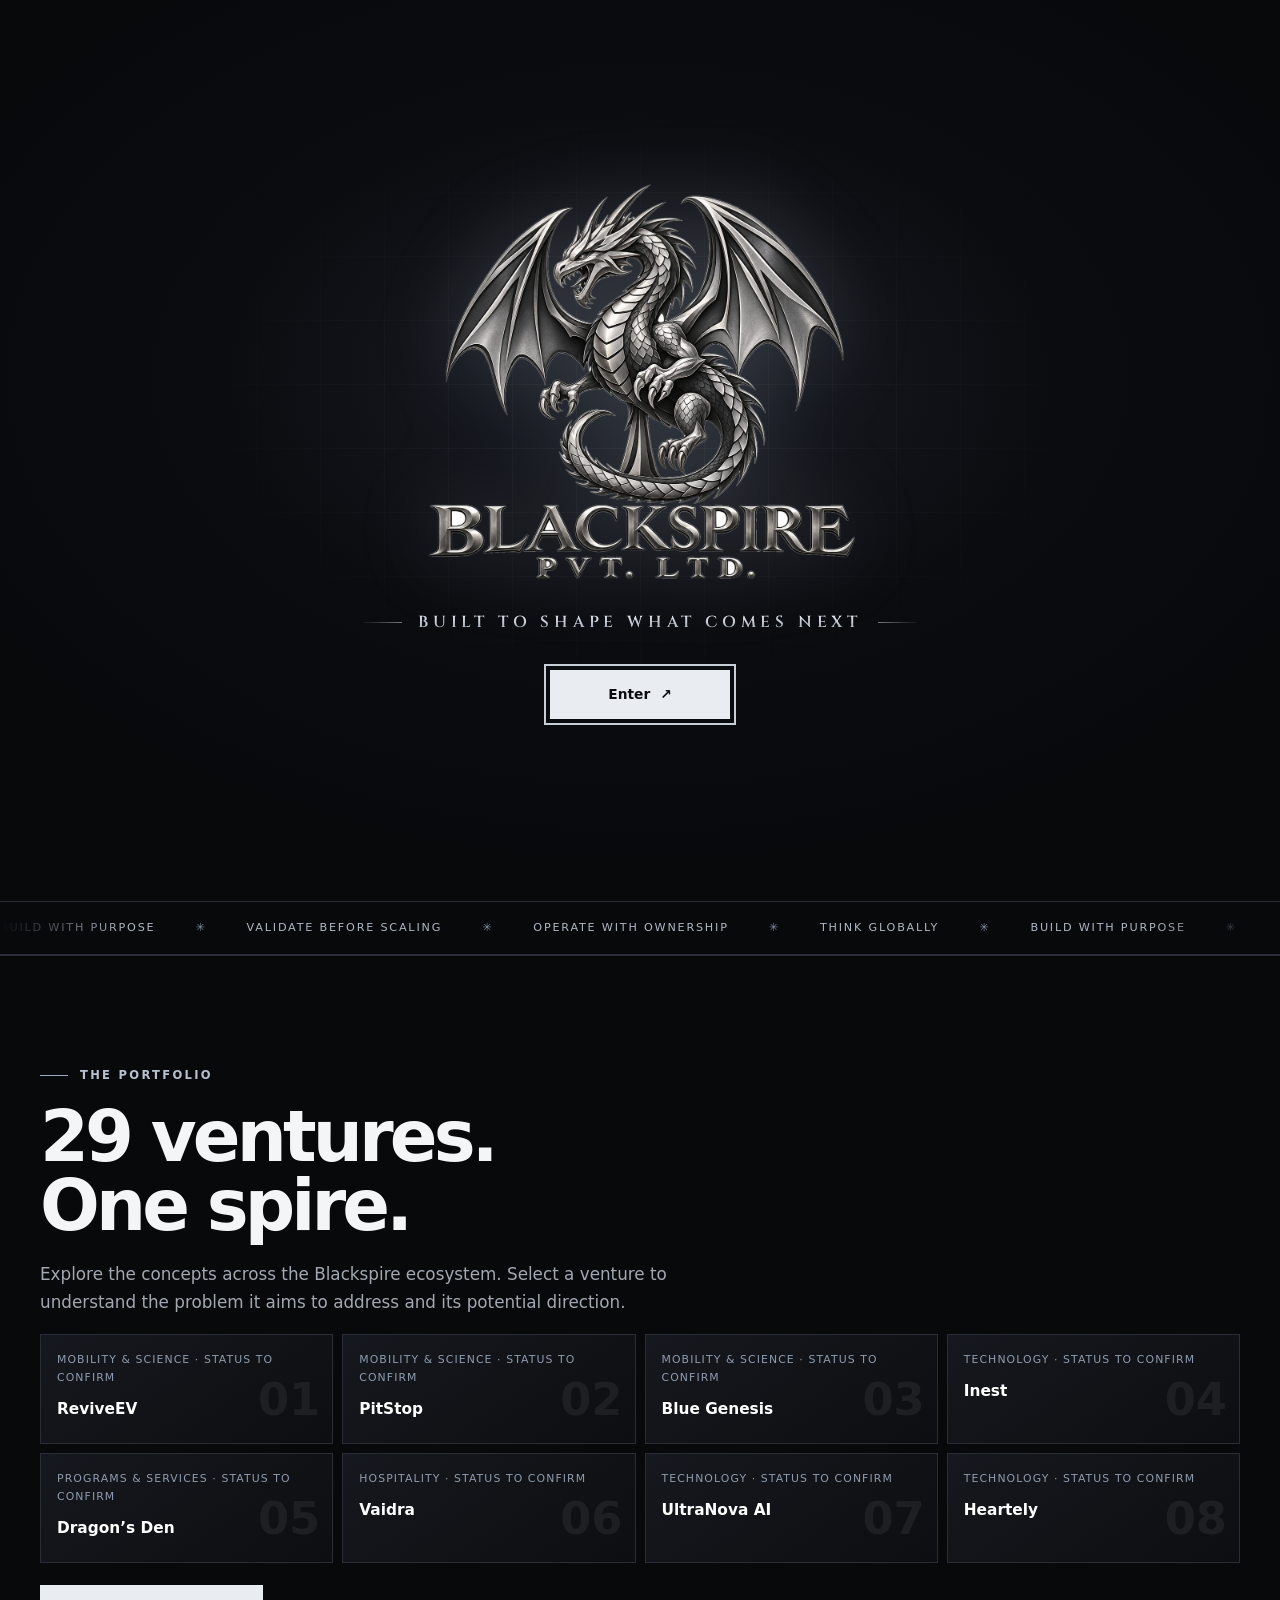
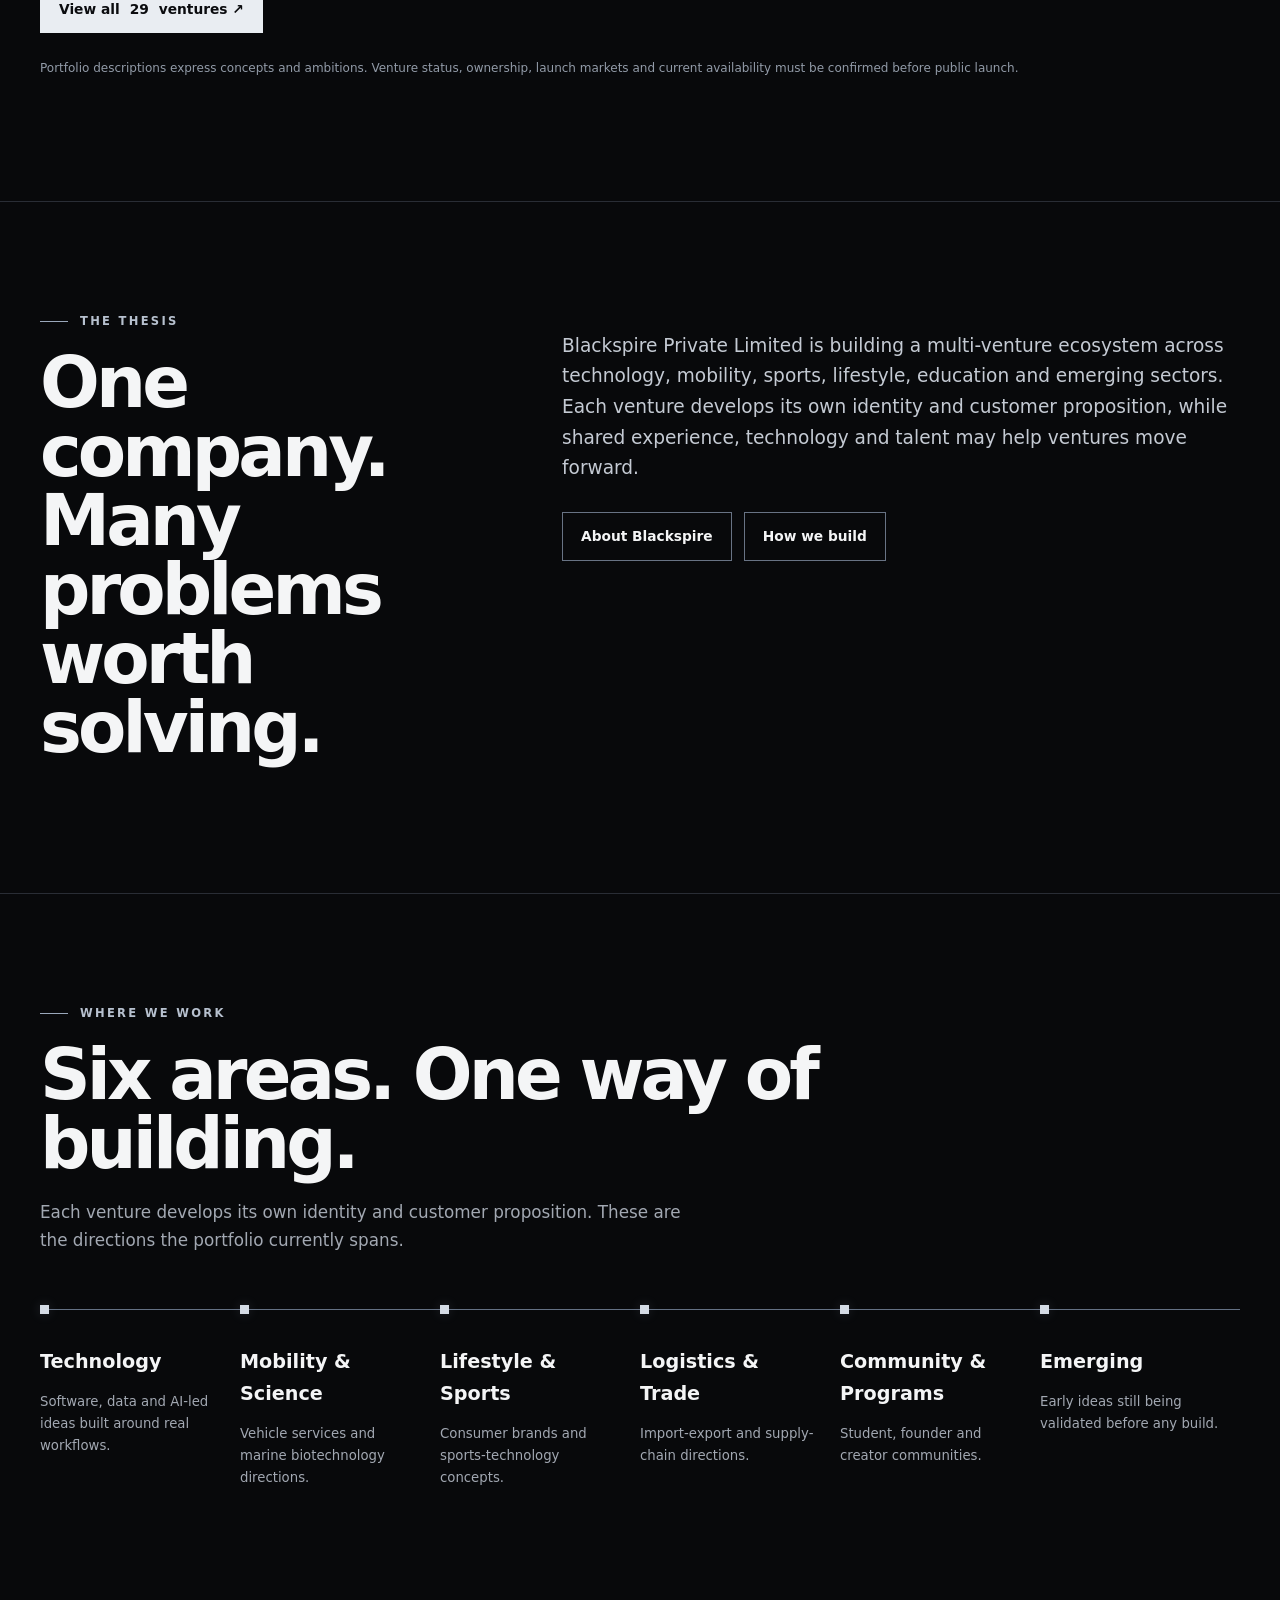
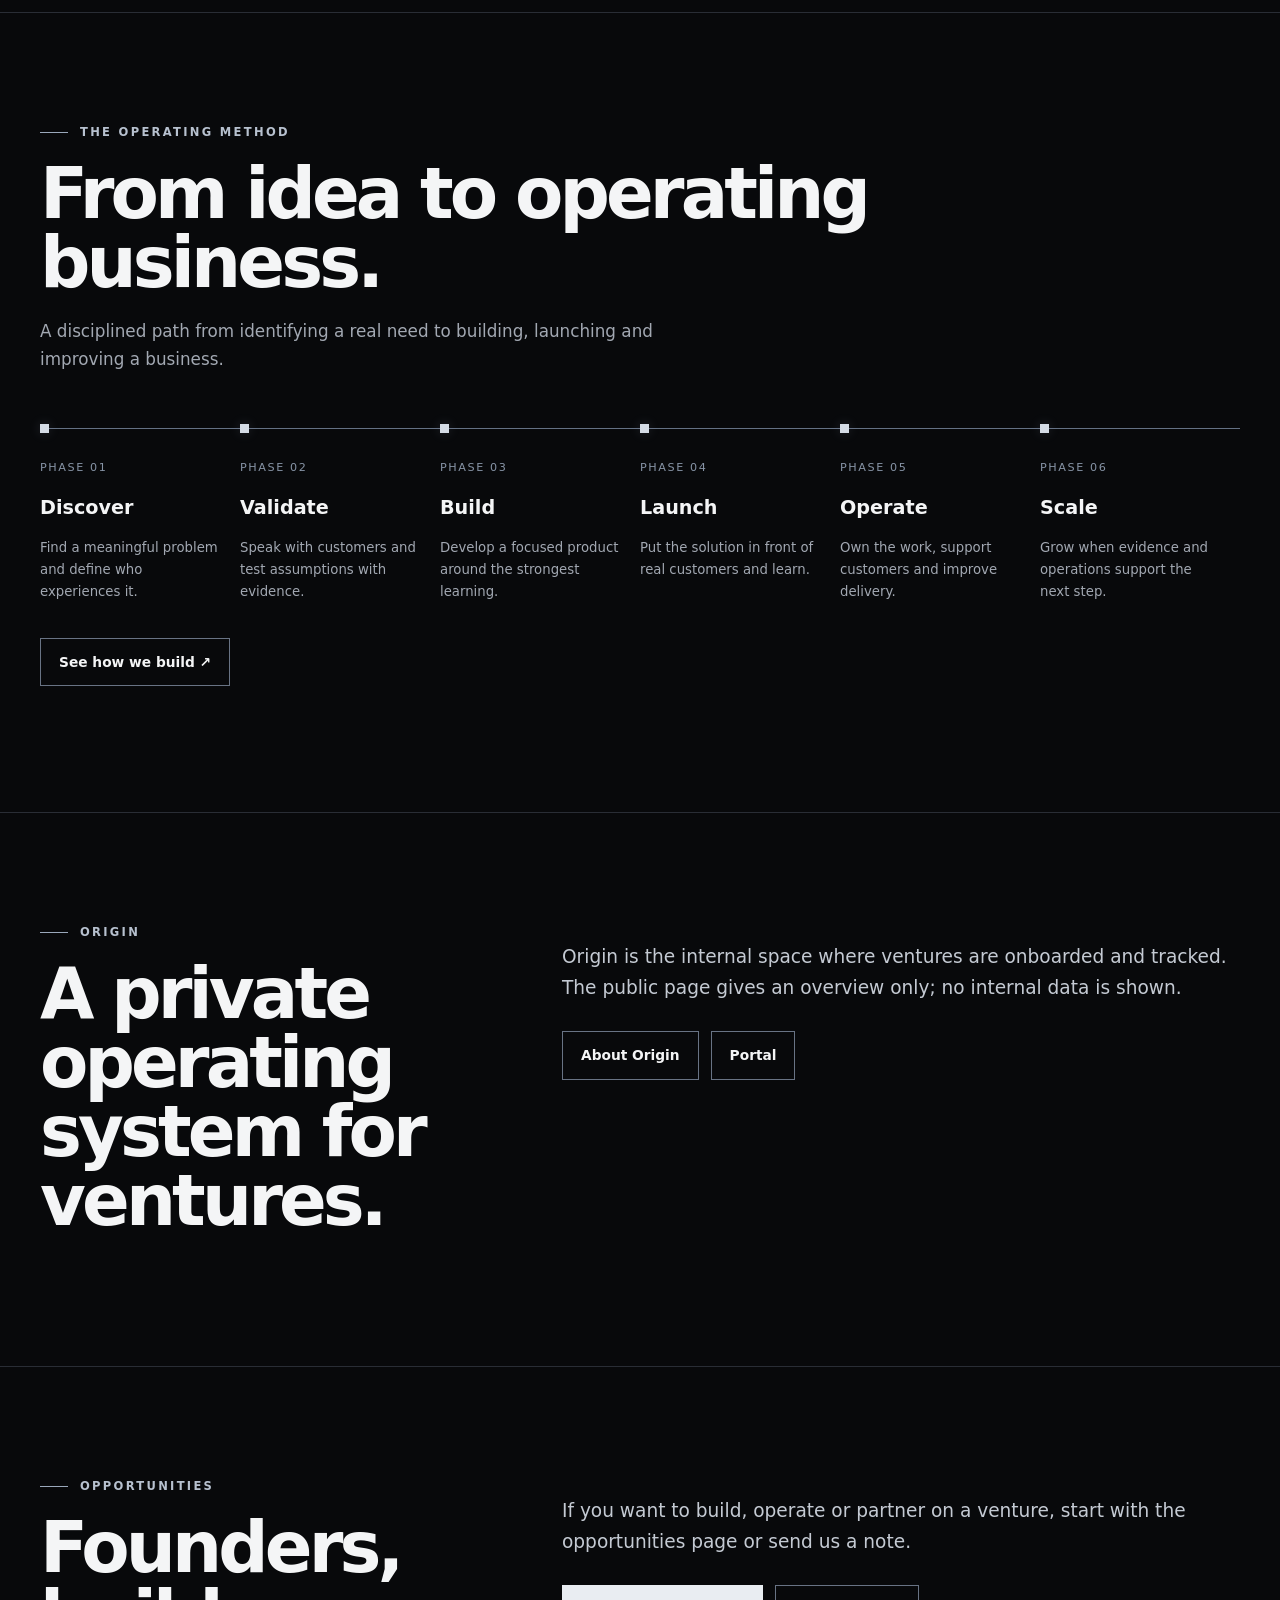
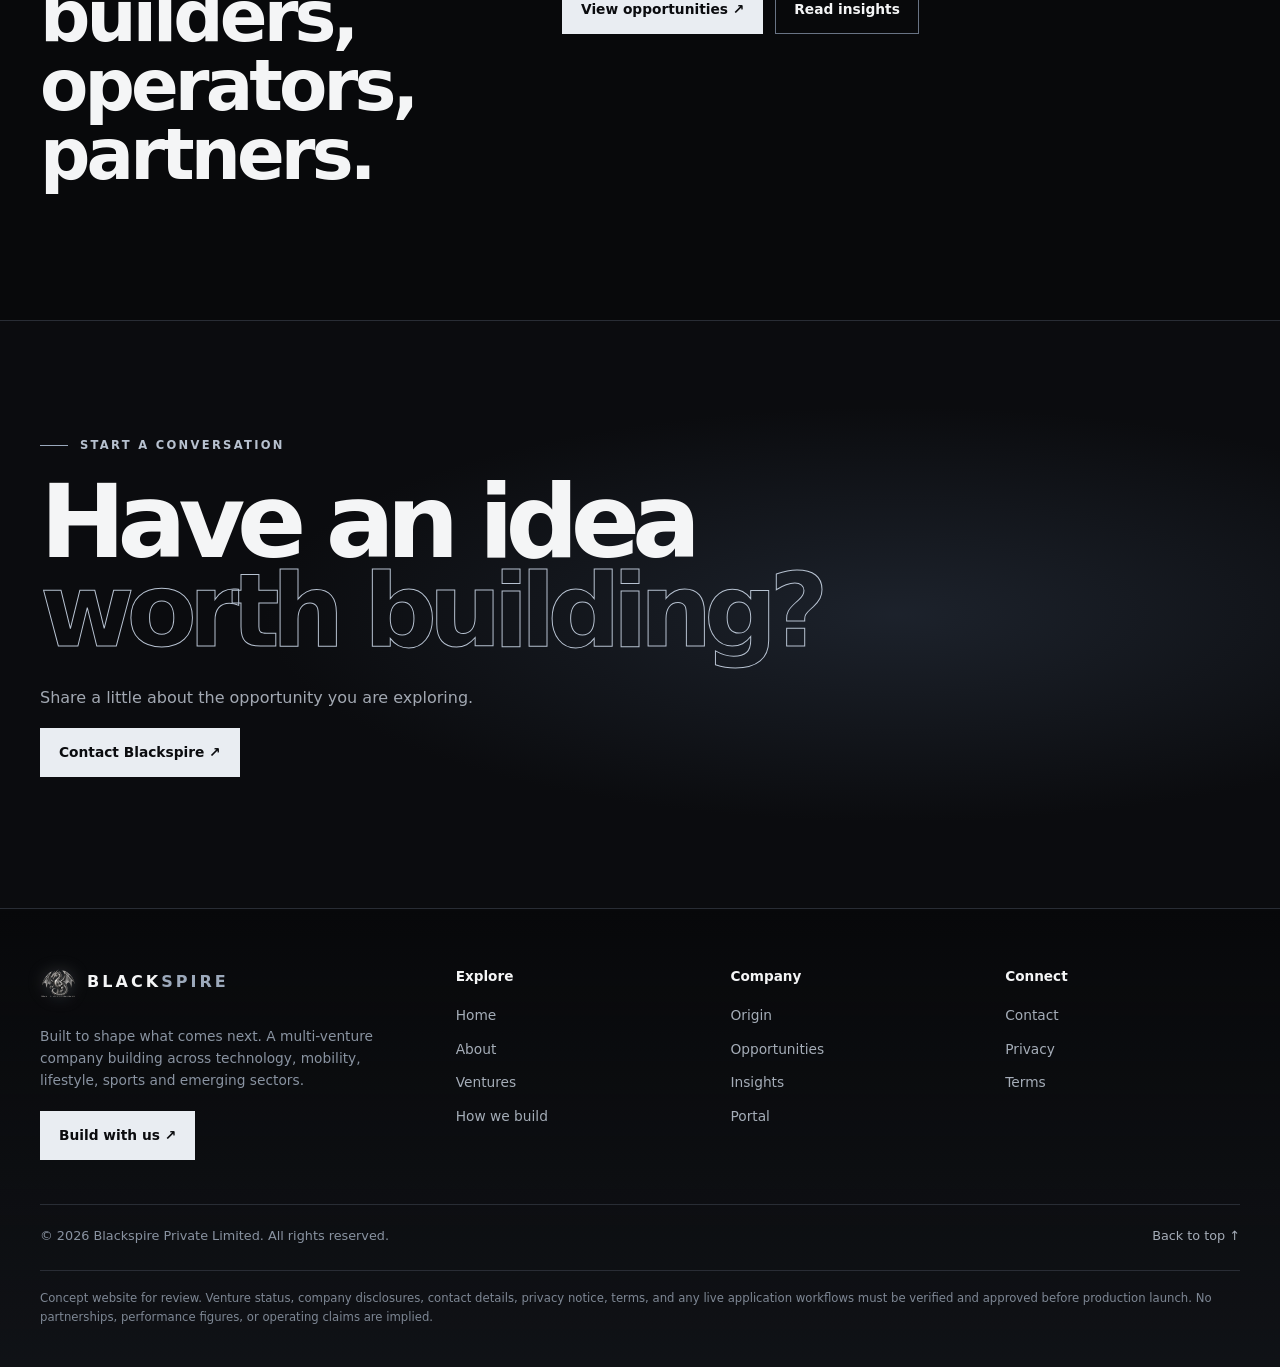
<file: index.html>
<!doctype html>
<html lang="en">
  <head>
    <meta charset="utf-8" />
    <meta name="viewport" content="width=device-width, initial-scale=1" />
    <meta name="theme-color" content="#08090b" />
    <title>Blackspire — Built to shape what comes next</title>
    <meta
      name="description"
      content="Blackspire builds ventures, develops technology and connects people around ambitious ideas across technology, mobility, sports, lifestyle and education."
    />
    <meta property="og:title" content="Blackspire — Built to shape what comes next" />
    <meta
      property="og:description"
      content="Blackspire builds ventures, develops technology and connects people around ambitious ideas across technology, mobility, sports, lifestyle and education."
    />
    <meta property="og:type" content="website" />
    <link rel="icon" type="image/png" href="logo-mark.png" />
    <link rel="preconnect" href="https://fonts.googleapis.com" />
    <link rel="preconnect" href="https://fonts.gstatic.com" crossorigin />
    <link rel="stylesheet" href="https://fonts.googleapis.com/css2?family=Cinzel:wght@500;600&display=swap" />
    <link rel="stylesheet" href="style.css" />
    <script>
      try { if (sessionStorage.getItem("blackspireEntered") === "1") document.documentElement.classList.add("entered"); } catch (e) {}
    </script>
  </head>
  <body>
    <div class="intro-gate" id="introGate" role="dialog" aria-modal="true" aria-label="Welcome to Blackspire">
      <div class="intro-inner">
        <img class="intro-logo" src="logo.png" alt="Blackspire Pvt. Ltd. dragon logo" width="400" height="366" />
        <p class="intro-tag"><span class="intro-rule"></span><span class="intro-tag-text">Built to shape what comes next</span><span class="intro-rule"></span></p>
        <button class="btn primary intro-enter" id="introEnter" type="button">Enter <span>↗</span></button>
      </div>
    </div>
    <a class="skip" href="#main">Skip to content</a>
    <header class="topbar">
      <div class="wrap nav">
        <a class="brand" href="index.html" aria-label="Blackspire home"><img class="brand-mark" src="logo-mark.png" alt="" width="36" height="36" /><b>BLACK<span>SPIRE</span></b></a>
        <button class="menu-toggle" id="menuToggle" aria-expanded="false" aria-controls="navLinks">
          Menu ☰
        </button>
        <nav class="navlinks" id="navLinks" aria-label="Main navigation">
          <a href="about.html">About</a><a href="ventures.html">Ventures</a
          ><a href="how-we-build.html">How We Build</a><a href="origin.html">Origin</a
          ><a href="opportunities.html">Opportunities</a><a href="insights.html">Insights</a>
        </nav>
        <a class="nav-cta" href="contact.html">Build with us ↗</a>
      </div>
    </header>
    <main id="main">
      <section class="hero">
        <div class="wrap hero-grid">
          <div class="hero-copy">
            <div class="eyebrow">A multi-venture company</div>
            <h1>Built to shape <span class="outline">what comes</span> next.</h1>
            <p>
              Blackspire builds ventures, develops technology, and connects people around ambitious ideas.
              Across industries, we work to turn meaningful problems into structured businesses with the
              potential to grow.
            </p>
            <div class="hero-actions">
              <a class="btn primary" href="ventures.html">Explore the ecosystem <span>↘</span></a
              ><a class="btn" href="contact.html">Build with Blackspire ↗</a>
            </div>
            <div class="hero-note">One vision. Multiple ventures. A global ambition.</div>
          </div>
          <div class="visual" role="img" aria-label="Abstract metallic spire surrounded by orbital lines">
            <div class="orbital"></div>
            <div class="orbital two"></div>
            <div class="spire-scene">
              <div class="spire">
                <div class="face side"></div>
                <div class="face front"></div>
                <div class="edge"></div>
                <div class="lightline"></div>
                <div class="base"></div>
              </div>
            </div>
            <span class="star s1"></span><span class="star s2"></span><span class="star s3"></span
            ><span class="star s4"></span>
            <div class="visual-label"><b>BLACKSPIRE / 001</b>Architecture of ideas</div>
          </div>
        </div>
      </section>
      <div class="ticker" aria-label="Blackspire principles">
        <div class="wrap ticker-inner">
          <span>Build with purpose</span><span>Validate before scaling</span
          ><span>Operate with ownership</span><span>Think globally</span>
        </div>
      </div>
      <section class="section" id="ventures">
        <div class="wrap">
          <div class="portfolio-top">
            <div>
              <div class="eyebrow">The portfolio</div>
              <h2 class="section-heading"><span class="venture-count">29</span> ventures.<br />One spire.</h2>
              <p class="section-intro">
                Explore the concepts across the Blackspire ecosystem. Select a venture to understand the
                problem it aims to address and its potential direction.
              </p>
            </div>
          </div>
          <div class="venture-grid" id="ventureList" aria-label="Venture preview"></div>
          <p style="margin-top: 22px">
            <a class="btn primary" href="ventures.html"
              >View all <span class="venture-count">29</span> ventures ↗</a
            >
          </p>
          <p class="status-note">
            Portfolio descriptions express concepts and ambitions. Venture status, ownership, launch markets
            and current availability must be confirmed before public launch.
          </p>
        </div>
      </section>
      <section class="section">
        <div class="wrap about-grid">
          <div>
            <div class="eyebrow">The thesis</div>
            <h2 class="section-heading">One company. Many problems worth solving.</h2>
          </div>
          <div>
            <p class="about-copy">
              Blackspire Private Limited is building a multi-venture ecosystem across technology, mobility,
              sports, lifestyle, education and emerging sectors. Each venture develops its own identity and
              customer proposition, while shared experience, technology and talent may help ventures move
              forward.
            </p>
            <div class="link-row">
              <a class="btn" href="about.html">About Blackspire</a
              ><a class="btn" href="how-we-build.html">How we build</a>
            </div>
          </div>
        </div>
      </section>
      <section class="section" id="areas">
        <div class="wrap">
          <div class="eyebrow">Where we work</div>
          <h2 class="section-heading">Six areas. One way of building.</h2>
          <p class="section-intro">
            Each venture develops its own identity and customer proposition. These are the directions the
            portfolio currently spans.
          </p>
          <div class="process">
            <article class="process-step">
              <h3>Technology</h3>
              <p>Software, data and AI-led ideas built around real workflows.</p>
            </article>
            <article class="process-step">
              <h3>Mobility & Science</h3>
              <p>Vehicle services and marine biotechnology directions.</p>
            </article>
            <article class="process-step">
              <h3>Lifestyle & Sports</h3>
              <p>Consumer brands and sports-technology concepts.</p>
            </article>
            <article class="process-step">
              <h3>Logistics & Trade</h3>
              <p>Import-export and supply-chain directions.</p>
            </article>
            <article class="process-step">
              <h3>Community & Programs</h3>
              <p>Student, founder and creator communities.</p>
            </article>
            <article class="process-step">
              <h3>Emerging</h3>
              <p>Early ideas still being validated before any build.</p>
            </article>
          </div>
        </div>
      </section>
      <section class="section" id="method">
        <div class="wrap">
          <div class="eyebrow">The operating method</div>
          <h2 class="section-heading">From idea to operating business.</h2>
          <p class="section-intro">
            A disciplined path from identifying a real need to building, launching and improving a business.
          </p>
          <div class="process">
            <article class="process-step">
              <span class="stepno">PHASE 01</span>
              <h3>Discover</h3>
              <p>Find a meaningful problem and define who experiences it.</p>
            </article>
            <article class="process-step">
              <span class="stepno">PHASE 02</span>
              <h3>Validate</h3>
              <p>Speak with customers and test assumptions with evidence.</p>
            </article>
            <article class="process-step">
              <span class="stepno">PHASE 03</span>
              <h3>Build</h3>
              <p>Develop a focused product around the strongest learning.</p>
            </article>
            <article class="process-step">
              <span class="stepno">PHASE 04</span>
              <h3>Launch</h3>
              <p>Put the solution in front of real customers and learn.</p>
            </article>
            <article class="process-step">
              <span class="stepno">PHASE 05</span>
              <h3>Operate</h3>
              <p>Own the work, support customers and improve delivery.</p>
            </article>
            <article class="process-step">
              <span class="stepno">PHASE 06</span>
              <h3>Scale</h3>
              <p>Grow when evidence and operations support the next step.</p>
            </article>
          </div>
          <p style="margin-top: 22px"><a class="btn" href="how-we-build.html">See how we build ↗</a></p>
        </div>
      </section>
      <section class="section" id="origin-teaser">
        <div class="wrap about-grid">
          <div>
            <div class="eyebrow">Origin</div>
            <h2 class="section-heading">A private operating system for ventures.</h2>
          </div>
          <div>
            <p class="about-copy">
              Origin is the internal space where ventures are onboarded and tracked. The public page gives an
              overview only; no internal data is shown.
            </p>
            <div class="link-row">
              <a class="btn" href="origin.html">About Origin</a><a class="btn" href="portal.html">Portal</a>
            </div>
          </div>
        </div>
      </section>
      <section class="section" id="opportunities-teaser">
        <div class="wrap about-grid">
          <div>
            <div class="eyebrow">Opportunities</div>
            <h2 class="section-heading">Founders, builders, operators, partners.</h2>
          </div>
          <div>
            <p class="about-copy">
              If you want to build, operate or partner on a venture, start with the opportunities page or send
              us a note.
            </p>
            <div class="link-row">
              <a class="btn primary" href="opportunities.html">View opportunities ↗</a
              ><a class="btn" href="insights.html">Read insights</a>
            </div>
          </div>
        </div>
      </section>
      <section class="closing">
        <div class="wrap">
          <div class="eyebrow">Start a conversation</div>
          <h2>Have an idea <span>worth building?</span></h2>
          <p>Share a little about the opportunity you are exploring.</p>
          <p><a class="btn primary" href="contact.html">Contact Blackspire ↗</a></p>
        </div>
      </section>
    </main>
    <footer class="footer">
      <div class="wrap">
        <div class="footer-top">
          <div class="footer-brand">
            <a class="brand" href="index.html" aria-label="Blackspire home"><img class="brand-mark" src="logo-mark.png" alt="" width="36" height="36" /><b>BLACK<span>SPIRE</span></b></a>
            <p>Built to shape what comes next. A multi-venture company building across technology, mobility, lifestyle, sports and emerging sectors.</p>
            <a class="btn primary" href="contact.html">Build with us ↗</a>
          </div>
          <nav class="footer-col" aria-label="Explore">
            <h4>Explore</h4>
            <a href="index.html">Home</a><a href="about.html">About</a><a href="ventures.html">Ventures</a><a href="how-we-build.html">How we build</a>
          </nav>
          <nav class="footer-col" aria-label="Company">
            <h4>Company</h4>
            <a href="origin.html">Origin</a><a href="opportunities.html">Opportunities</a><a href="insights.html">Insights</a><a href="portal.html">Portal</a>
          </nav>
          <nav class="footer-col" aria-label="Connect">
            <h4>Connect</h4>
            <a href="contact.html">Contact</a><a href="privacy.html">Privacy</a><a href="terms.html">Terms</a>
          </nav>
        </div>
        <div class="footer-bottom">
          <span>© 2026 Blackspire Private Limited. All rights reserved.</span>
          <a href="#main">Back to top ↑</a>
        </div>
        <div class="fineprint">
          Concept website for review. Venture status, company disclosures, contact details, privacy notice,
          terms, and any live application workflows must be verified and approved before production launch. No
          partnerships, performance figures, or operating claims are implied.
        </div>
      </div>
    </footer>
    <button class="backtop" id="backTop" aria-label="Back to top">↑</button>
    <script src="ventures-data.js"></script>
    <script src="ventures.js"></script>
    <script src="home.js"></script>
    <script src="site.js"></script>
    <script src="motion.js" defer></script>
    <script src="intro.js"></script>
  </body>
</html>
</file>
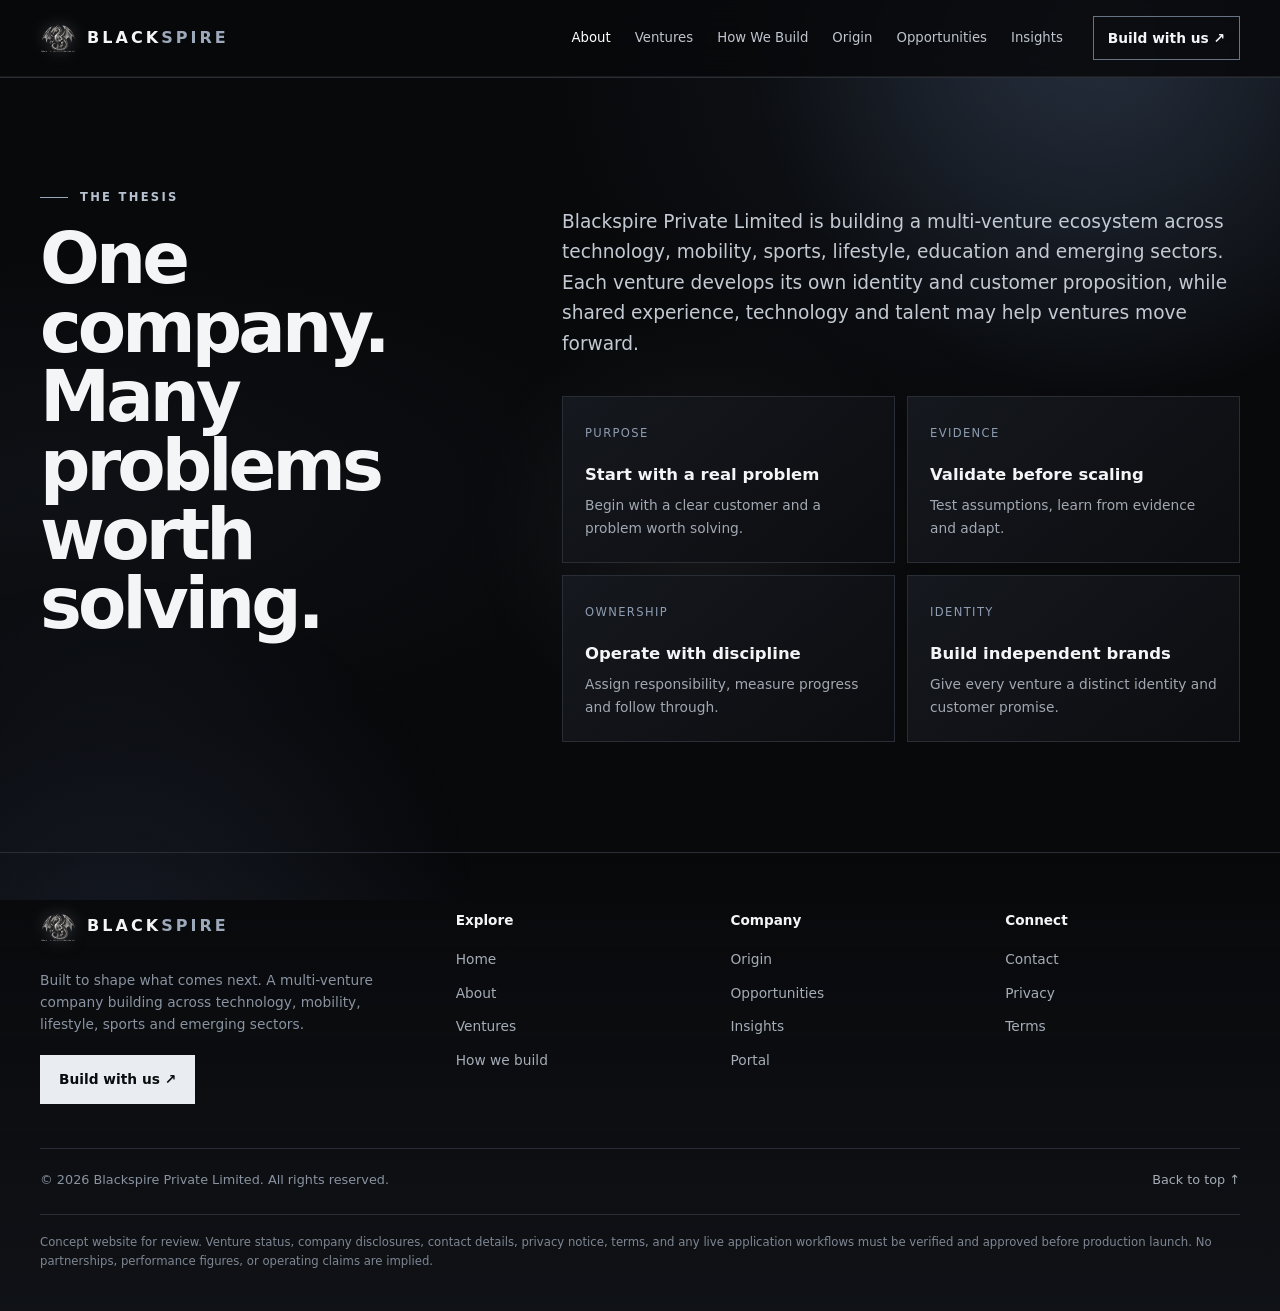
<file: about.html>
<!doctype html>
<html lang="en">
  <head>
    <meta charset="utf-8" />
    <meta name="viewport" content="width=device-width, initial-scale=1" />
    <meta name="theme-color" content="#08090b" />
    <title>About — Blackspire</title>
    <meta
      name="description"
      content="Blackspire Private Limited is building a multi-venture ecosystem across technology, mobility, sports, lifestyle, education and emerging sectors."
    />
    <meta property="og:title" content="About — Blackspire" />
    <meta
      property="og:description"
      content="Blackspire Private Limited is building a multi-venture ecosystem across technology, mobility, sports, lifestyle, education and emerging sectors."
    />
    <meta property="og:type" content="website" />
    <link rel="icon" type="image/png" href="logo-mark.png" />
    <link rel="stylesheet" href="style.css" />
  </head>
  <body>
    <a class="skip" href="#main">Skip to content</a>
    <header class="topbar">
      <div class="wrap nav">
        <a class="brand" href="index.html" aria-label="Blackspire home"><img class="brand-mark" src="logo-mark.png" alt="" width="36" height="36" /><b>BLACK<span>SPIRE</span></b></a>
        <button class="menu-toggle" id="menuToggle" aria-expanded="false" aria-controls="navLinks">
          Menu ☰
        </button>
        <nav class="navlinks" id="navLinks" aria-label="Main navigation">
          <a href="about.html" aria-current="page">About</a><a href="ventures.html">Ventures</a
          ><a href="how-we-build.html">How We Build</a><a href="origin.html">Origin</a
          ><a href="opportunities.html">Opportunities</a><a href="insights.html">Insights</a>
        </nav>
        <a class="nav-cta" href="contact.html">Build with us ↗</a>
      </div>
    </header>
    <main id="main">
      <section class="section" id="about">
        <div class="wrap about-grid">
          <div>
            <div class="eyebrow">The thesis</div>
            <h2 class="section-heading">One company. Many problems worth solving.</h2>
          </div>
          <div>
            <p class="about-copy">
              Blackspire Private Limited is building a multi-venture ecosystem across technology, mobility,
              sports, lifestyle, education and emerging sectors. Each venture develops its own identity and
              customer proposition, while shared experience, technology and talent may help ventures move
              forward.
            </p>
            <div class="principles">
              <article class="principle">
                <span class="num">PURPOSE</span>
                <h3>Start with a real problem</h3>
                <p>Begin with a clear customer and a problem worth solving.</p>
              </article>
              <article class="principle">
                <span class="num">EVIDENCE</span>
                <h3>Validate before scaling</h3>
                <p>Test assumptions, learn from evidence and adapt.</p>
              </article>
              <article class="principle">
                <span class="num">OWNERSHIP</span>
                <h3>Operate with discipline</h3>
                <p>Assign responsibility, measure progress and follow through.</p>
              </article>
              <article class="principle">
                <span class="num">IDENTITY</span>
                <h3>Build independent brands</h3>
                <p>Give every venture a distinct identity and customer promise.</p>
              </article>
            </div>
          </div>
        </div>
      </section>
    </main>
    <footer class="footer">
      <div class="wrap">
        <div class="footer-top">
          <div class="footer-brand">
            <a class="brand" href="index.html" aria-label="Blackspire home"><img class="brand-mark" src="logo-mark.png" alt="" width="36" height="36" /><b>BLACK<span>SPIRE</span></b></a>
            <p>Built to shape what comes next. A multi-venture company building across technology, mobility, lifestyle, sports and emerging sectors.</p>
            <a class="btn primary" href="contact.html">Build with us ↗</a>
          </div>
          <nav class="footer-col" aria-label="Explore">
            <h4>Explore</h4>
            <a href="index.html">Home</a><a href="about.html">About</a><a href="ventures.html">Ventures</a><a href="how-we-build.html">How we build</a>
          </nav>
          <nav class="footer-col" aria-label="Company">
            <h4>Company</h4>
            <a href="origin.html">Origin</a><a href="opportunities.html">Opportunities</a><a href="insights.html">Insights</a><a href="portal.html">Portal</a>
          </nav>
          <nav class="footer-col" aria-label="Connect">
            <h4>Connect</h4>
            <a href="contact.html">Contact</a><a href="privacy.html">Privacy</a><a href="terms.html">Terms</a>
          </nav>
        </div>
        <div class="footer-bottom">
          <span>© 2026 Blackspire Private Limited. All rights reserved.</span>
          <a href="#main">Back to top ↑</a>
        </div>
        <div class="fineprint">
          Concept website for review. Venture status, company disclosures, contact details, privacy notice,
          terms, and any live application workflows must be verified and approved before production launch. No
          partnerships, performance figures, or operating claims are implied.
        </div>
      </div>
    </footer>
    <button class="backtop" id="backTop" aria-label="Back to top">↑</button>
    <script src="site.js"></script>
    <script src="motion.js" defer></script>
  </body>
</html>
</file>
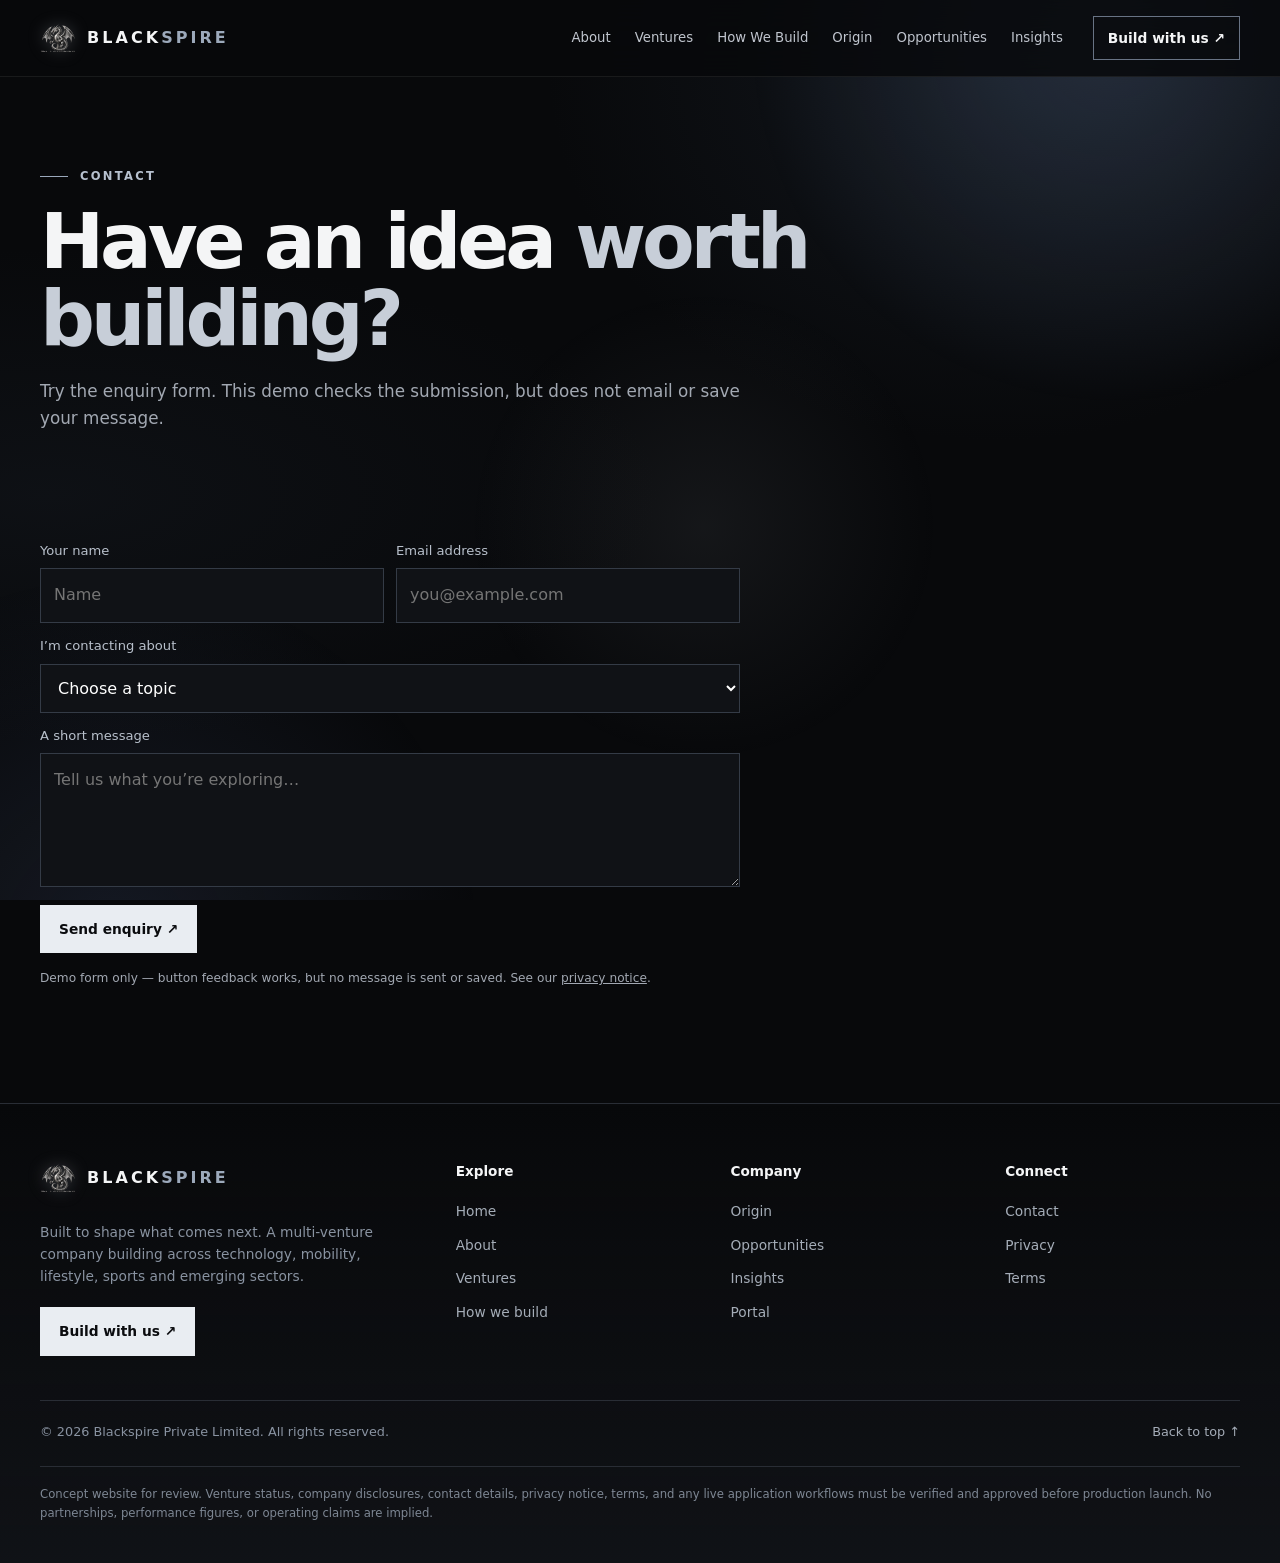
<file: contact.html>
<!doctype html>
<html lang="en">
  <head>
    <meta charset="utf-8" />
    <meta name="viewport" content="width=device-width, initial-scale=1" />
    <meta name="theme-color" content="#08090b" />
    <title>Contact — Blackspire</title>
    <meta name="description" content="Corporate, partnership and general enquiries for Blackspire." />
    <meta property="og:title" content="Contact — Blackspire" />
    <meta property="og:description" content="Corporate, partnership and general enquiries for Blackspire." />
    <meta property="og:type" content="website" />
    <link rel="icon" type="image/png" href="logo-mark.png" />
    <link rel="stylesheet" href="style.css" />
  </head>
  <body>
    <a class="skip" href="#main">Skip to content</a>
    <header class="topbar">
      <div class="wrap nav">
        <a class="brand" href="index.html" aria-label="Blackspire home"><img class="brand-mark" src="logo-mark.png" alt="" width="36" height="36" /><b>BLACK<span>SPIRE</span></b></a>
        <button class="menu-toggle" id="menuToggle" aria-expanded="false" aria-controls="navLinks">
          Menu ☰
        </button>
        <nav class="navlinks" id="navLinks" aria-label="Main navigation">
          <a href="about.html">About</a><a href="ventures.html">Ventures</a
          ><a href="how-we-build.html">How We Build</a><a href="origin.html">Origin</a
          ><a href="opportunities.html">Opportunities</a><a href="insights.html">Insights</a>
        </nav>
        <a class="nav-cta" href="contact.html">Build with us ↗</a>
      </div>
    </header>
    <main id="main">
      <section class="page-hero">
        <div class="wrap">
          <div class="eyebrow">Contact</div>
          <h1>Have an idea <span style="color: var(--silver)">worth building?</span></h1>
          <p class="section-intro">
            Try the enquiry form. This demo checks the submission, but does not email or save your message.
          </p>
        </div>
      </section>
      <div class="wrap page-body">
        <form class="form" id="contactForm">
          <input type="hidden" name="venture_id" value="" />
          <p class="muted" id="ventureHint"></p>
          <div class="form-row">
            <label class="field"
              >Your name<input required name="name" autocomplete="name" maxlength="80" placeholder="Name"
            /></label>
            <label class="field"
              >Email address<input
                required
                name="email"
                type="email"
                autocomplete="email"
                maxlength="120"
                placeholder="you@example.com"
            /></label>
          </div>
          <label class="field"
            >I’m contacting about
            <select required name="topic">
              <option value="">Choose a topic</option>
              <option>Founder / Origin</option>
              <option>Business enquiry</option>
              <option>Partnership</option>
              <option>Careers / Internship</option>
              <option>General question</option>
            </select>
          </label>
          <label class="field"
            >A short message<textarea
              required
              name="message"
              rows="4"
              maxlength="1200"
              placeholder="Tell us what you’re exploring…"
            ></textarea>
          </label>
          <label class="hp" aria-hidden="true"
            >Leave this empty<input name="website" tabindex="-1" autocomplete="off"
          /></label>
          <div class="form-actions">
            <button class="btn primary" type="submit">Send enquiry ↗</button>
            <span class="form-note"
              >Demo form only — button feedback works, but no message is sent or saved. See our
              <a href="privacy.html">privacy notice</a>.</span
            >
          </div>
          <p class="form-message" id="formMessage" role="status" aria-live="polite"></p>
        </form>
      </div>
    </main>
    <footer class="footer">
      <div class="wrap">
        <div class="footer-top">
          <div class="footer-brand">
            <a class="brand" href="index.html" aria-label="Blackspire home"><img class="brand-mark" src="logo-mark.png" alt="" width="36" height="36" /><b>BLACK<span>SPIRE</span></b></a>
            <p>Built to shape what comes next. A multi-venture company building across technology, mobility, lifestyle, sports and emerging sectors.</p>
            <a class="btn primary" href="contact.html">Build with us ↗</a>
          </div>
          <nav class="footer-col" aria-label="Explore">
            <h4>Explore</h4>
            <a href="index.html">Home</a><a href="about.html">About</a><a href="ventures.html">Ventures</a><a href="how-we-build.html">How we build</a>
          </nav>
          <nav class="footer-col" aria-label="Company">
            <h4>Company</h4>
            <a href="origin.html">Origin</a><a href="opportunities.html">Opportunities</a><a href="insights.html">Insights</a><a href="portal.html">Portal</a>
          </nav>
          <nav class="footer-col" aria-label="Connect">
            <h4>Connect</h4>
            <a href="contact.html">Contact</a><a href="privacy.html">Privacy</a><a href="terms.html">Terms</a>
          </nav>
        </div>
        <div class="footer-bottom">
          <span>© 2026 Blackspire Private Limited. All rights reserved.</span>
          <a href="#main">Back to top ↑</a>
        </div>
        <div class="fineprint">
          Concept website for review. Venture status, company disclosures, contact details, privacy notice,
          terms, and any live application workflows must be verified and approved before production launch. No
          partnerships, performance figures, or operating claims are implied.
        </div>
      </div>
    </footer>
    <button class="backtop" id="backTop" aria-label="Back to top">↑</button>
    <script src="contact.js"></script>
    <script src="site.js"></script>
    <script src="motion.js" defer></script>
  </body>
</html>
</file>
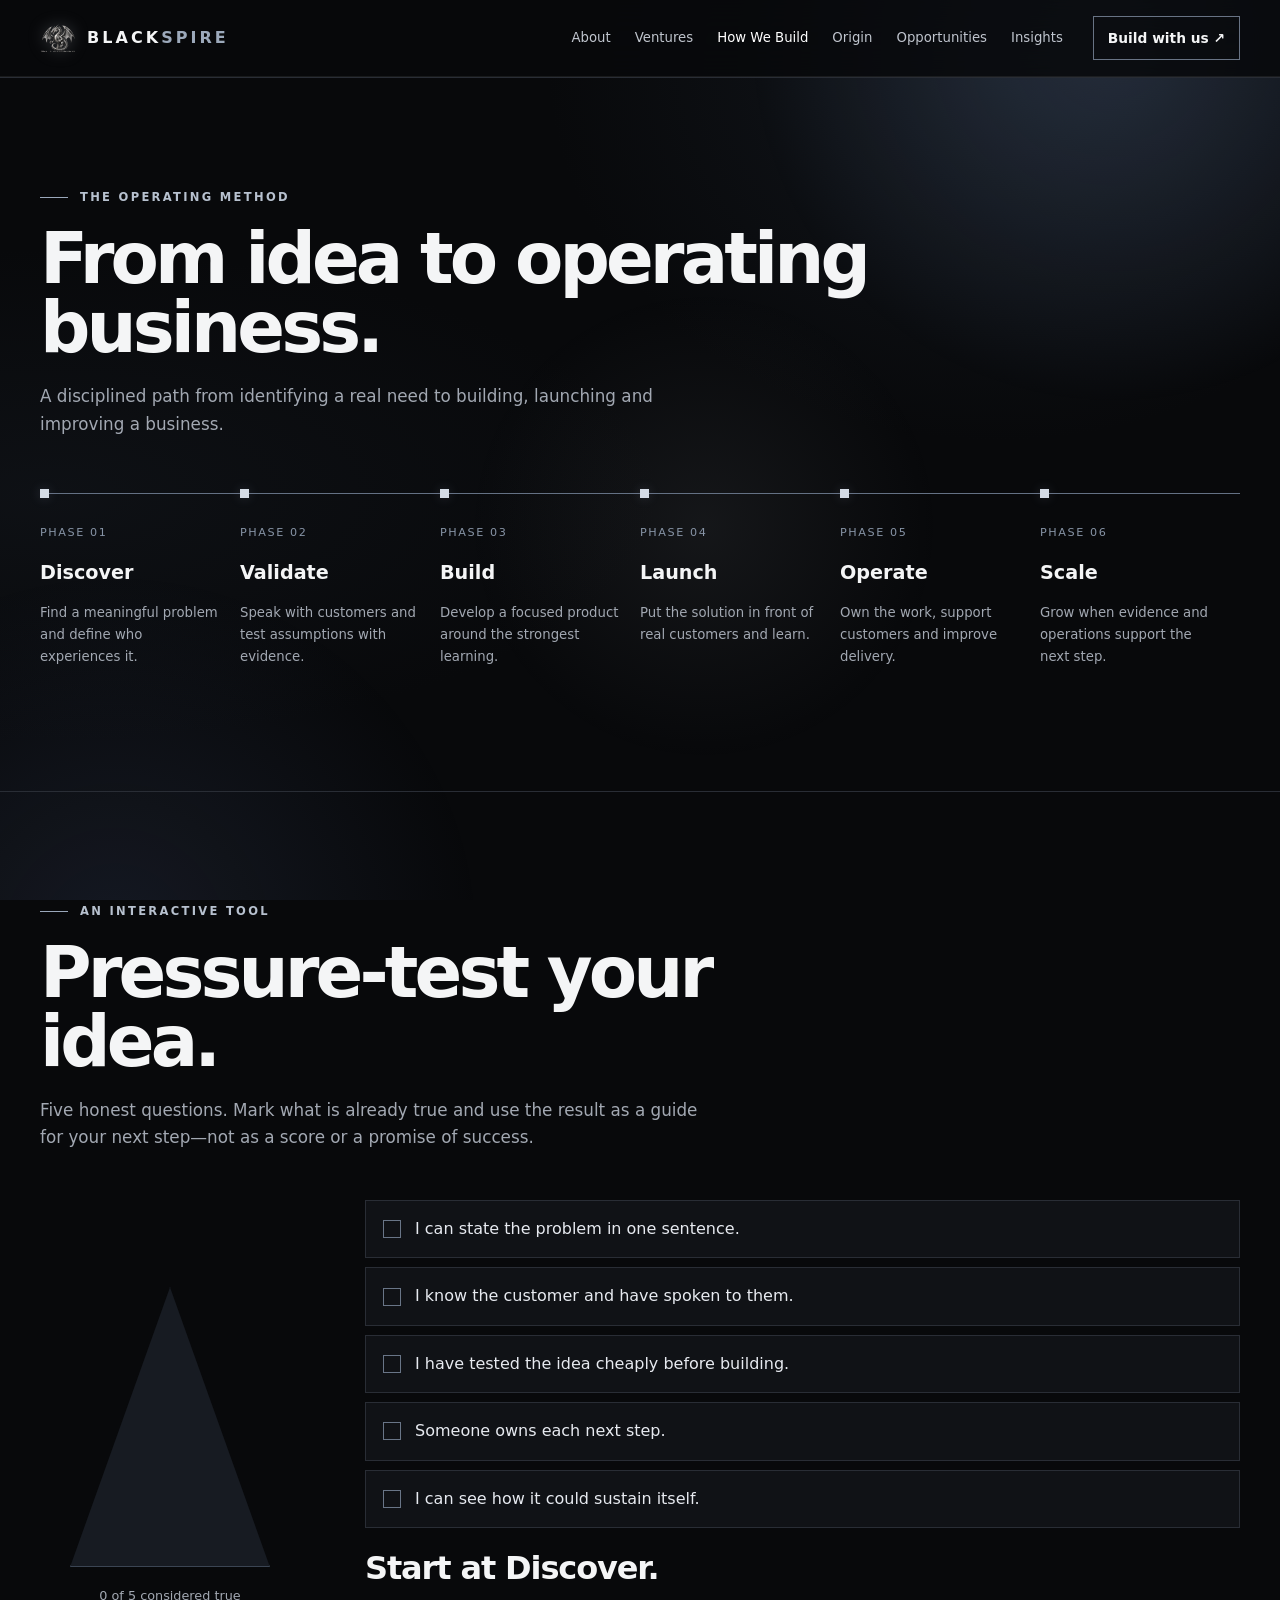
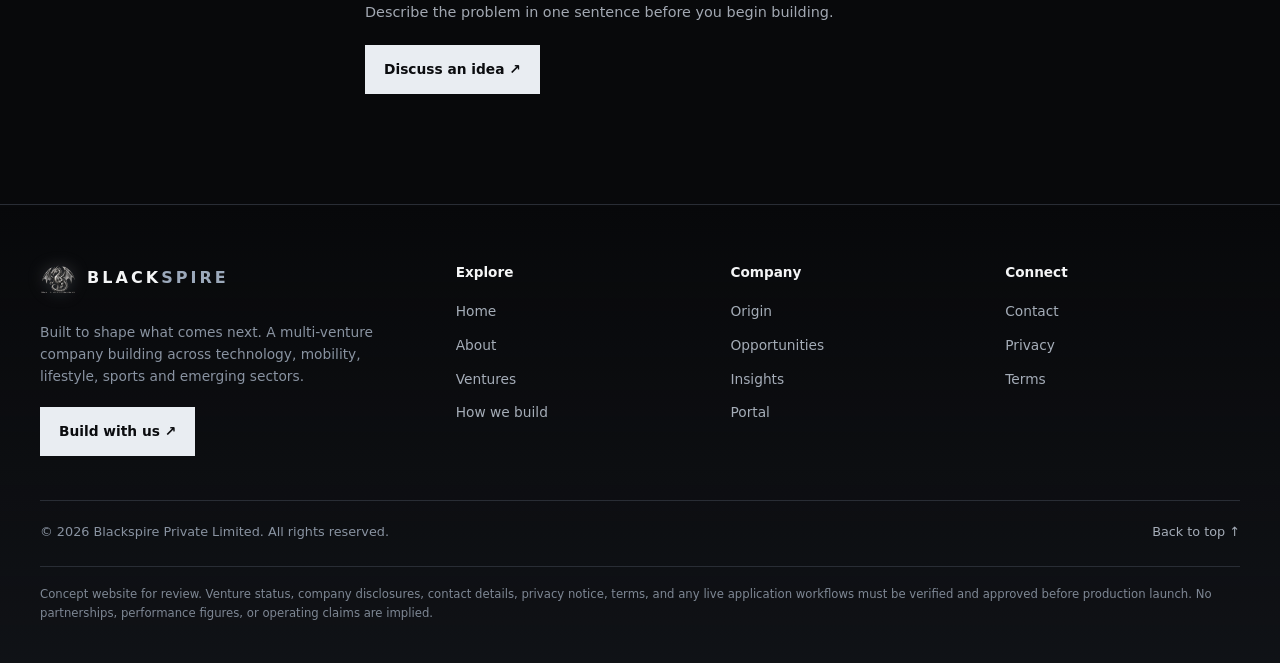
<file: how-we-build.html>
<!doctype html>
<html lang="en">
  <head>
    <meta charset="utf-8" />
    <meta name="viewport" content="width=device-width, initial-scale=1" />
    <meta name="theme-color" content="#08090b" />
    <title>How we build — Blackspire</title>
    <meta
      name="description"
      content="Discover, validate, build, launch, operate and scale: the Blackspire operating method, plus a short idea checker."
    />
    <meta property="og:title" content="How we build — Blackspire" />
    <meta
      property="og:description"
      content="Discover, validate, build, launch, operate and scale: the Blackspire operating method, plus a short idea checker."
    />
    <meta property="og:type" content="website" />
    <link rel="icon" type="image/png" href="logo-mark.png" />
    <link rel="stylesheet" href="style.css" />
  </head>
  <body>
    <a class="skip" href="#main">Skip to content</a>
    <header class="topbar">
      <div class="wrap nav">
        <a class="brand" href="index.html" aria-label="Blackspire home"><img class="brand-mark" src="logo-mark.png" alt="" width="36" height="36" /><b>BLACK<span>SPIRE</span></b></a>
        <button class="menu-toggle" id="menuToggle" aria-expanded="false" aria-controls="navLinks">
          Menu ☰
        </button>
        <nav class="navlinks" id="navLinks" aria-label="Main navigation">
          <a href="about.html">About</a><a href="ventures.html">Ventures</a
          ><a href="how-we-build.html" aria-current="page">How We Build</a><a href="origin.html">Origin</a
          ><a href="opportunities.html">Opportunities</a><a href="insights.html">Insights</a>
        </nav>
        <a class="nav-cta" href="contact.html">Build with us ↗</a>
      </div>
    </header>
    <main id="main">
      <section class="section" id="method">
        <div class="wrap">
          <div class="eyebrow">The operating method</div>
          <h2 class="section-heading">From idea to operating business.</h2>
          <p class="section-intro">
            A disciplined path from identifying a real need to building, launching and improving a business.
          </p>
          <div class="process">
            <article class="process-step">
              <span class="stepno">PHASE 01</span>
              <h3>Discover</h3>
              <p>Find a meaningful problem and define who experiences it.</p>
            </article>
            <article class="process-step">
              <span class="stepno">PHASE 02</span>
              <h3>Validate</h3>
              <p>Speak with customers and test assumptions with evidence.</p>
            </article>
            <article class="process-step">
              <span class="stepno">PHASE 03</span>
              <h3>Build</h3>
              <p>Develop a focused product around the strongest learning.</p>
            </article>
            <article class="process-step">
              <span class="stepno">PHASE 04</span>
              <h3>Launch</h3>
              <p>Put the solution in front of real customers and learn.</p>
            </article>
            <article class="process-step">
              <span class="stepno">PHASE 05</span>
              <h3>Operate</h3>
              <p>Own the work, support customers and improve delivery.</p>
            </article>
            <article class="process-step">
              <span class="stepno">PHASE 06</span>
              <h3>Scale</h3>
              <p>Grow when evidence and operations support the next step.</p>
            </article>
          </div>
        </div>
      </section>
      <section class="section" id="idea">
        <div class="wrap">
          <div class="eyebrow">An interactive tool</div>
          <h2 class="section-heading">Pressure-test your idea.</h2>
          <p class="section-intro">
            Five honest questions. Mark what is already true and use the result as a guide for your next
            step—not as a score or a promise of success.
          </p>
          <div class="idea-layout">
            <div class="gauge-wrap">
              <div class="gauge" role="img" aria-label="Idea readiness visualization">
                <div class="gauge-fill" id="gaugeFill"></div>
              </div>
              <div class="gauge-count" id="gaugeCount">0 of 5 considered true</div>
            </div>
            <div>
              <div class="questions" id="questions"></div>
              <h3 class="verdict" id="verdict" aria-live="polite">Start at Discover.</h3>
              <p class="verdict-copy" id="verdictCopy">
                Describe the problem in one sentence before you begin building.
              </p>
              <a class="btn primary" href="contact.html" id="ideaCta">Discuss an idea ↗</a>
            </div>
          </div>
        </div>
      </section>
    </main>
    <footer class="footer">
      <div class="wrap">
        <div class="footer-top">
          <div class="footer-brand">
            <a class="brand" href="index.html" aria-label="Blackspire home"><img class="brand-mark" src="logo-mark.png" alt="" width="36" height="36" /><b>BLACK<span>SPIRE</span></b></a>
            <p>Built to shape what comes next. A multi-venture company building across technology, mobility, lifestyle, sports and emerging sectors.</p>
            <a class="btn primary" href="contact.html">Build with us ↗</a>
          </div>
          <nav class="footer-col" aria-label="Explore">
            <h4>Explore</h4>
            <a href="index.html">Home</a><a href="about.html">About</a><a href="ventures.html">Ventures</a><a href="how-we-build.html">How we build</a>
          </nav>
          <nav class="footer-col" aria-label="Company">
            <h4>Company</h4>
            <a href="origin.html">Origin</a><a href="opportunities.html">Opportunities</a><a href="insights.html">Insights</a><a href="portal.html">Portal</a>
          </nav>
          <nav class="footer-col" aria-label="Connect">
            <h4>Connect</h4>
            <a href="contact.html">Contact</a><a href="privacy.html">Privacy</a><a href="terms.html">Terms</a>
          </nav>
        </div>
        <div class="footer-bottom">
          <span>© 2026 Blackspire Private Limited. All rights reserved.</span>
          <a href="#main">Back to top ↑</a>
        </div>
        <div class="fineprint">
          Concept website for review. Venture status, company disclosures, contact details, privacy notice,
          terms, and any live application workflows must be verified and approved before production launch. No
          partnerships, performance figures, or operating claims are implied.
        </div>
      </div>
    </footer>
    <button class="backtop" id="backTop" aria-label="Back to top">↑</button>
    <script src="idea-checker.js"></script>
    <script src="site.js"></script>
    <script src="motion.js" defer></script>
  </body>
</html>
</file>
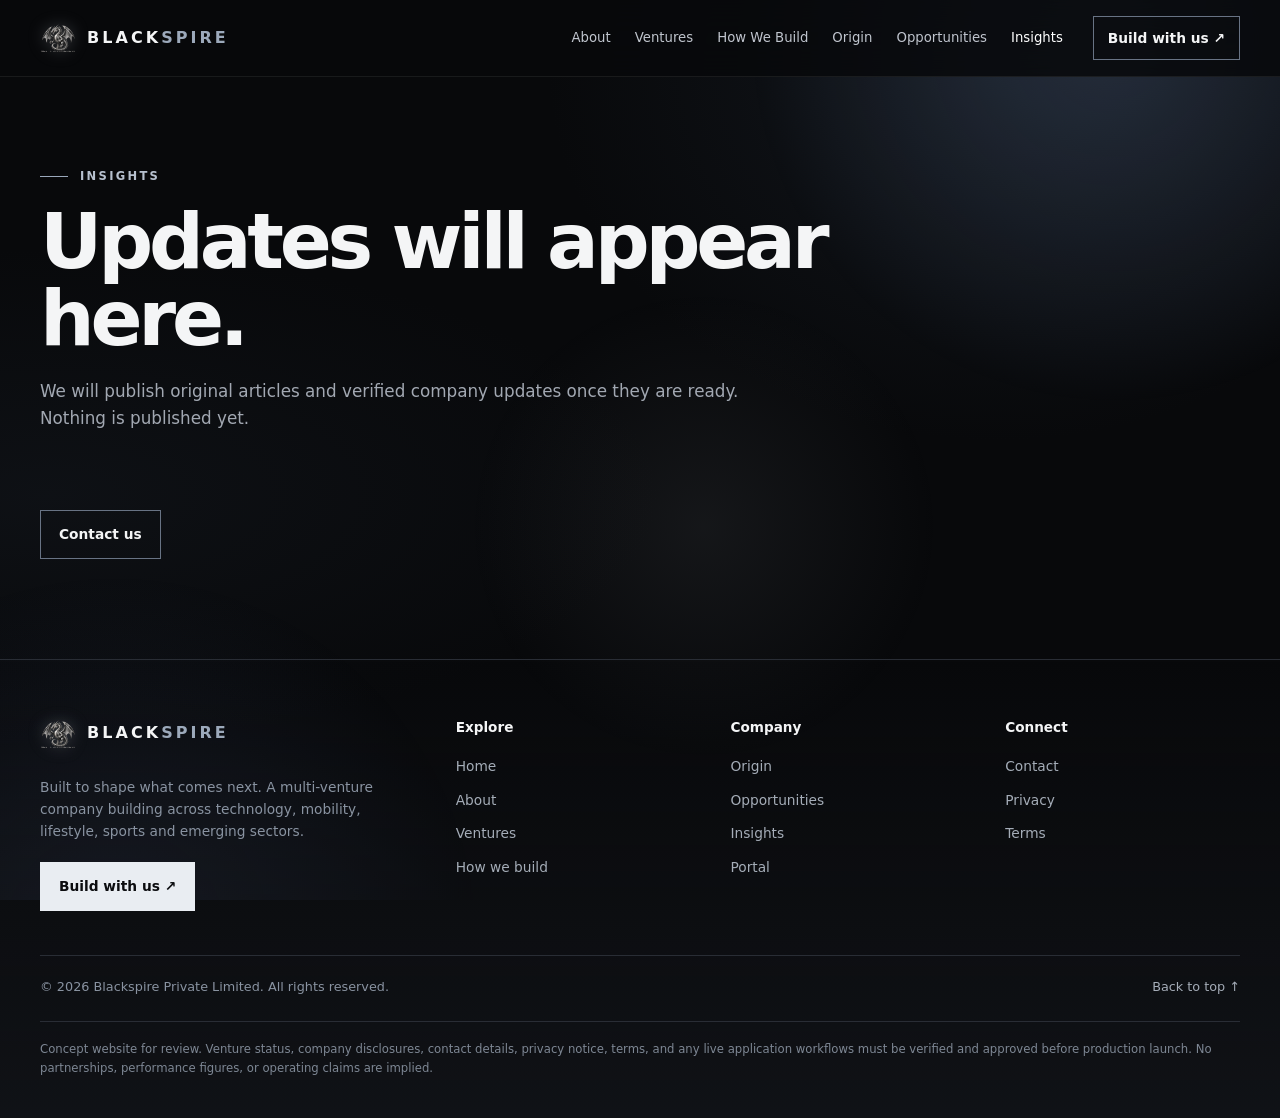
<file: insights.html>
<!doctype html>
<html lang="en">
  <head>
    <meta charset="utf-8" />
    <meta name="viewport" content="width=device-width, initial-scale=1" />
    <meta name="theme-color" content="#08090b" />
    <title>Insights — Blackspire</title>
    <meta name="description" content="Articles and verified company updates from Blackspire." />
    <meta property="og:title" content="Insights — Blackspire" />
    <meta property="og:description" content="Articles and verified company updates from Blackspire." />
    <meta property="og:type" content="website" />
    <link rel="icon" type="image/png" href="logo-mark.png" />
    <link rel="stylesheet" href="style.css" />
  </head>
  <body>
    <a class="skip" href="#main">Skip to content</a>
    <header class="topbar">
      <div class="wrap nav">
        <a class="brand" href="index.html" aria-label="Blackspire home"><img class="brand-mark" src="logo-mark.png" alt="" width="36" height="36" /><b>BLACK<span>SPIRE</span></b></a>
        <button class="menu-toggle" id="menuToggle" aria-expanded="false" aria-controls="navLinks">
          Menu ☰
        </button>
        <nav class="navlinks" id="navLinks" aria-label="Main navigation">
          <a href="about.html">About</a><a href="ventures.html">Ventures</a
          ><a href="how-we-build.html">How We Build</a><a href="origin.html">Origin</a
          ><a href="opportunities.html">Opportunities</a
          ><a href="insights.html" aria-current="page">Insights</a>
        </nav>
        <a class="nav-cta" href="contact.html">Build with us ↗</a>
      </div>
    </header>
    <main id="main">
      <section class="page-hero">
        <div class="wrap">
          <div class="eyebrow">Insights</div>
          <h1>Updates will appear here.</h1>
          <p class="section-intro">
            We will publish original articles and verified company updates once they are ready. Nothing is
            published yet.
          </p>
        </div>
      </section>
      <div class="wrap page-body"><a class="btn" href="contact.html">Contact us</a></div>
    </main>
    <footer class="footer">
      <div class="wrap">
        <div class="footer-top">
          <div class="footer-brand">
            <a class="brand" href="index.html" aria-label="Blackspire home"><img class="brand-mark" src="logo-mark.png" alt="" width="36" height="36" /><b>BLACK<span>SPIRE</span></b></a>
            <p>Built to shape what comes next. A multi-venture company building across technology, mobility, lifestyle, sports and emerging sectors.</p>
            <a class="btn primary" href="contact.html">Build with us ↗</a>
          </div>
          <nav class="footer-col" aria-label="Explore">
            <h4>Explore</h4>
            <a href="index.html">Home</a><a href="about.html">About</a><a href="ventures.html">Ventures</a><a href="how-we-build.html">How we build</a>
          </nav>
          <nav class="footer-col" aria-label="Company">
            <h4>Company</h4>
            <a href="origin.html">Origin</a><a href="opportunities.html">Opportunities</a><a href="insights.html">Insights</a><a href="portal.html">Portal</a>
          </nav>
          <nav class="footer-col" aria-label="Connect">
            <h4>Connect</h4>
            <a href="contact.html">Contact</a><a href="privacy.html">Privacy</a><a href="terms.html">Terms</a>
          </nav>
        </div>
        <div class="footer-bottom">
          <span>© 2026 Blackspire Private Limited. All rights reserved.</span>
          <a href="#main">Back to top ↑</a>
        </div>
        <div class="fineprint">
          Concept website for review. Venture status, company disclosures, contact details, privacy notice,
          terms, and any live application workflows must be verified and approved before production launch. No
          partnerships, performance figures, or operating claims are implied.
        </div>
      </div>
    </footer>
    <button class="backtop" id="backTop" aria-label="Back to top">↑</button>
    <script src="site.js"></script>
    <script src="motion.js" defer></script>
  </body>
</html>
</file>
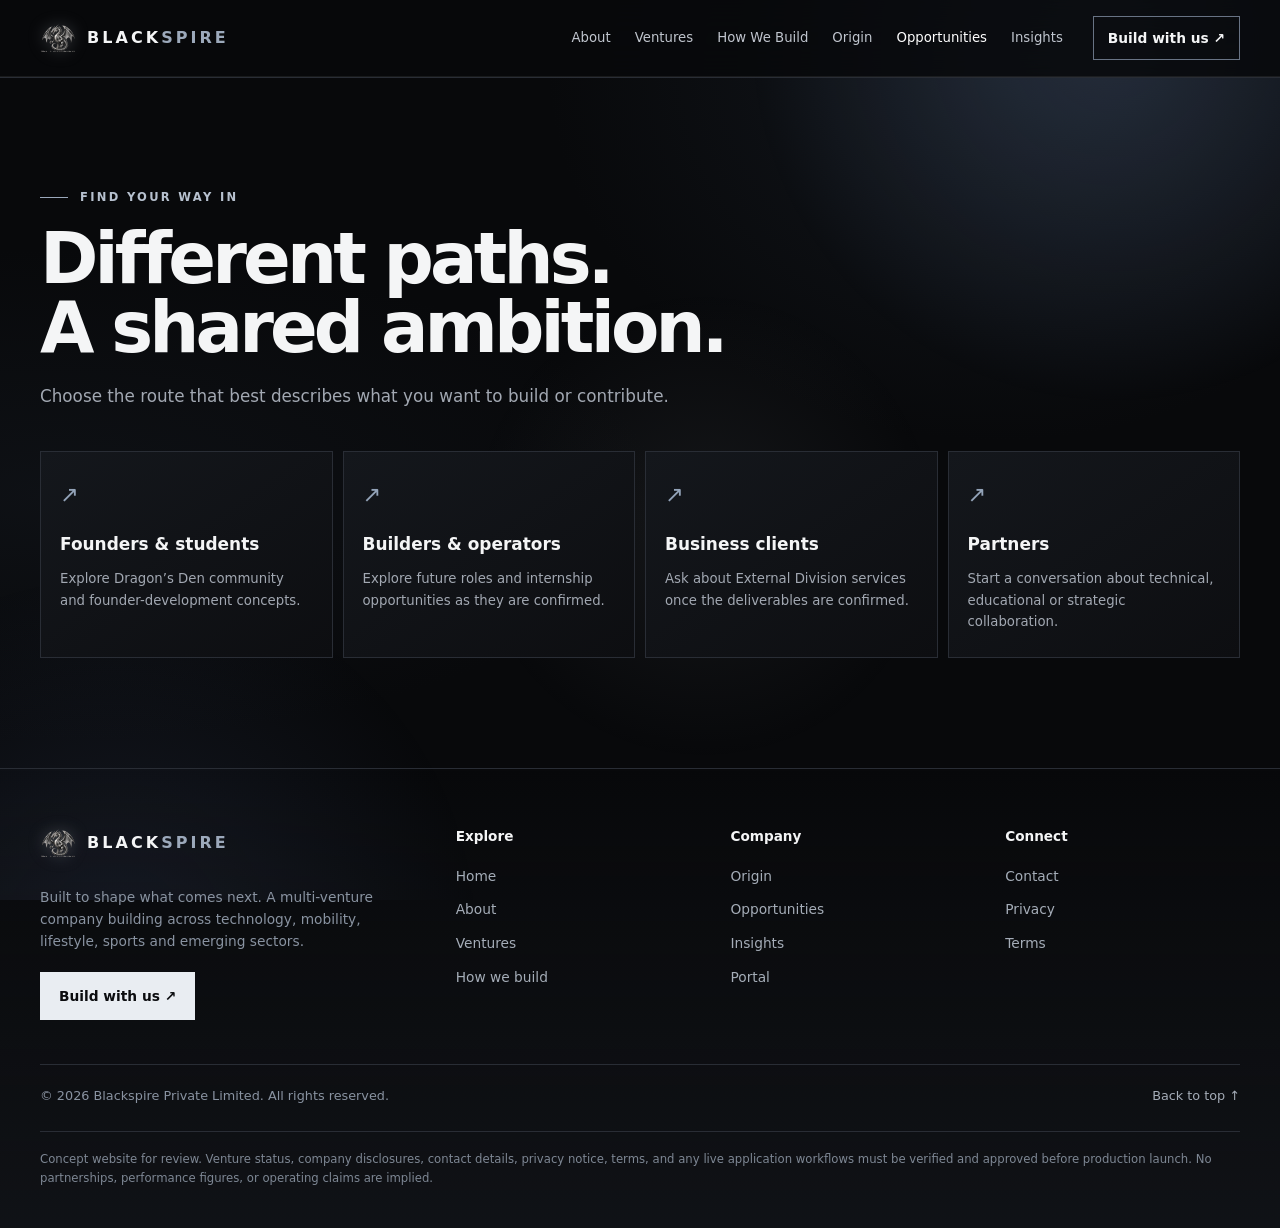
<file: opportunities.html>
<!doctype html>
<html lang="en">
  <head>
    <meta charset="utf-8" />
    <meta name="viewport" content="width=device-width, initial-scale=1" />
    <meta name="theme-color" content="#08090b" />
    <title>Opportunities — Blackspire</title>
    <meta
      name="description"
      content="Founders, builders, operators, business clients and partners: find your way in to the Blackspire ecosystem."
    />
    <meta property="og:title" content="Opportunities — Blackspire" />
    <meta
      property="og:description"
      content="Founders, builders, operators, business clients and partners: find your way in to the Blackspire ecosystem."
    />
    <meta property="og:type" content="website" />
    <link rel="icon" type="image/png" href="logo-mark.png" />
    <link rel="stylesheet" href="style.css" />
  </head>
  <body>
    <a class="skip" href="#main">Skip to content</a>
    <header class="topbar">
      <div class="wrap nav">
        <a class="brand" href="index.html" aria-label="Blackspire home"><img class="brand-mark" src="logo-mark.png" alt="" width="36" height="36" /><b>BLACK<span>SPIRE</span></b></a>
        <button class="menu-toggle" id="menuToggle" aria-expanded="false" aria-controls="navLinks">
          Menu ☰
        </button>
        <nav class="navlinks" id="navLinks" aria-label="Main navigation">
          <a href="about.html">About</a><a href="ventures.html">Ventures</a
          ><a href="how-we-build.html">How We Build</a><a href="origin.html">Origin</a
          ><a href="opportunities.html" aria-current="page">Opportunities</a
          ><a href="insights.html">Insights</a>
        </nav>
        <a class="nav-cta" href="contact.html">Build with us ↗</a>
      </div>
    </header>
    <main id="main">
      <section class="section" id="opportunities">
        <div class="wrap">
          <div class="eyebrow">Find your way in</div>
          <h2 class="section-heading">Different paths.<br />A shared ambition.</h2>
          <p class="section-intro">
            Choose the route that best describes what you want to build or contribute.
          </p>
          <div class="audience-grid">
            <article class="audience">
              <span class="arrow">↗</span>
              <h3>Founders & students</h3>
              <p>Explore Dragon’s Den community and founder-development concepts.</p>
            </article>
            <article class="audience">
              <span class="arrow">↗</span>
              <h3>Builders & operators</h3>
              <p>Explore future roles and internship opportunities as they are confirmed.</p>
            </article>
            <article class="audience">
              <span class="arrow">↗</span>
              <h3>Business clients</h3>
              <p>Ask about External Division services once the deliverables are confirmed.</p>
            </article>
            <article class="audience">
              <span class="arrow">↗</span>
              <h3>Partners</h3>
              <p>Start a conversation about technical, educational or strategic collaboration.</p>
            </article>
          </div>
        </div>
      </section>
    </main>
    <footer class="footer">
      <div class="wrap">
        <div class="footer-top">
          <div class="footer-brand">
            <a class="brand" href="index.html" aria-label="Blackspire home"><img class="brand-mark" src="logo-mark.png" alt="" width="36" height="36" /><b>BLACK<span>SPIRE</span></b></a>
            <p>Built to shape what comes next. A multi-venture company building across technology, mobility, lifestyle, sports and emerging sectors.</p>
            <a class="btn primary" href="contact.html">Build with us ↗</a>
          </div>
          <nav class="footer-col" aria-label="Explore">
            <h4>Explore</h4>
            <a href="index.html">Home</a><a href="about.html">About</a><a href="ventures.html">Ventures</a><a href="how-we-build.html">How we build</a>
          </nav>
          <nav class="footer-col" aria-label="Company">
            <h4>Company</h4>
            <a href="origin.html">Origin</a><a href="opportunities.html">Opportunities</a><a href="insights.html">Insights</a><a href="portal.html">Portal</a>
          </nav>
          <nav class="footer-col" aria-label="Connect">
            <h4>Connect</h4>
            <a href="contact.html">Contact</a><a href="privacy.html">Privacy</a><a href="terms.html">Terms</a>
          </nav>
        </div>
        <div class="footer-bottom">
          <span>© 2026 Blackspire Private Limited. All rights reserved.</span>
          <a href="#main">Back to top ↑</a>
        </div>
        <div class="fineprint">
          Concept website for review. Venture status, company disclosures, contact details, privacy notice,
          terms, and any live application workflows must be verified and approved before production launch. No
          partnerships, performance figures, or operating claims are implied.
        </div>
      </div>
    </footer>
    <button class="backtop" id="backTop" aria-label="Back to top">↑</button>
    <script src="site.js"></script>
    <script src="motion.js" defer></script>
  </body>
</html>
</file>
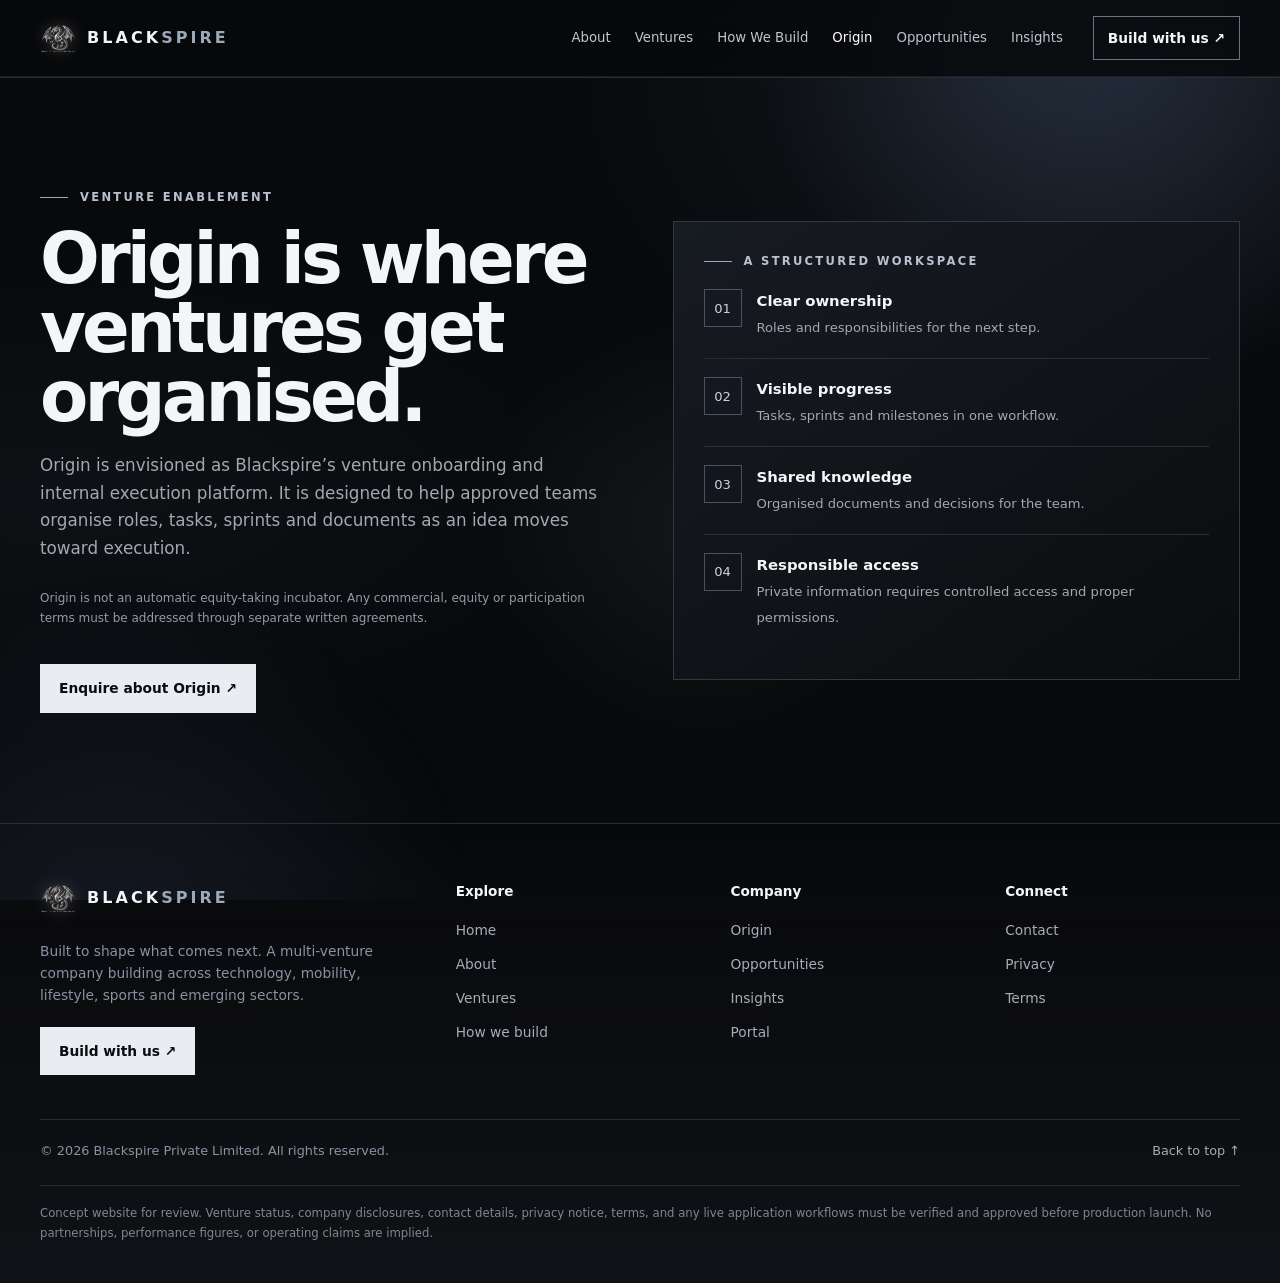
<file: origin.html>
<!doctype html>
<html lang="en">
  <head>
    <meta charset="utf-8" />
    <meta name="viewport" content="width=device-width, initial-scale=1" />
    <meta name="theme-color" content="#08090b" />
    <title>Origin — Blackspire</title>
    <meta
      name="description"
      content="Origin is Blackspire's venture onboarding and internal execution platform. This page is a public overview only."
    />
    <meta property="og:title" content="Origin — Blackspire" />
    <meta
      property="og:description"
      content="Origin is Blackspire's venture onboarding and internal execution platform. This page is a public overview only."
    />
    <meta property="og:type" content="website" />
    <link rel="icon" type="image/png" href="logo-mark.png" />
    <link rel="stylesheet" href="style.css" />
  </head>
  <body>
    <a class="skip" href="#main">Skip to content</a>
    <header class="topbar">
      <div class="wrap nav">
        <a class="brand" href="index.html" aria-label="Blackspire home"><img class="brand-mark" src="logo-mark.png" alt="" width="36" height="36" /><b>BLACK<span>SPIRE</span></b></a>
        <button class="menu-toggle" id="menuToggle" aria-expanded="false" aria-controls="navLinks">
          Menu ☰
        </button>
        <nav class="navlinks" id="navLinks" aria-label="Main navigation">
          <a href="about.html">About</a><a href="ventures.html">Ventures</a
          ><a href="how-we-build.html">How We Build</a><a href="origin.html" aria-current="page">Origin</a
          ><a href="opportunities.html">Opportunities</a><a href="insights.html">Insights</a>
        </nav>
        <a class="nav-cta" href="contact.html">Build with us ↗</a>
      </div>
    </header>
    <main id="main">
      <section class="section" id="origin">
        <div class="wrap origin-grid">
          <div>
            <div class="eyebrow">Venture enablement</div>
            <h2 class="section-heading">Origin is where ventures get organised.</h2>
            <p class="section-intro">
              Origin is envisioned as Blackspire’s venture onboarding and internal execution platform. It is
              designed to help approved teams organise roles, tasks, sprints and documents as an idea moves
              toward execution.
            </p>
            <p class="status-note">
              Origin is not an automatic equity-taking incubator. Any commercial, equity or participation
              terms must be addressed through separate written agreements.
            </p>
            <a class="btn primary" href="contact.html" style="margin-top: 24px">Enquire about Origin ↗</a>
          </div>
          <div class="origin-panel">
            <div class="eyebrow">A structured workspace</div>
            <div class="origin-item">
              <span class="symbol">01</span>
              <div><b>Clear ownership</b><span>Roles and responsibilities for the next step.</span></div>
            </div>
            <div class="origin-item">
              <span class="symbol">02</span>
              <div><b>Visible progress</b><span>Tasks, sprints and milestones in one workflow.</span></div>
            </div>
            <div class="origin-item">
              <span class="symbol">03</span>
              <div><b>Shared knowledge</b><span>Organised documents and decisions for the team.</span></div>
            </div>
            <div class="origin-item">
              <span class="symbol">04</span>
              <div>
                <b>Responsible access</b
                ><span>Private information requires controlled access and proper permissions.</span>
              </div>
            </div>
          </div>
        </div>
      </section>
    </main>
    <footer class="footer">
      <div class="wrap">
        <div class="footer-top">
          <div class="footer-brand">
            <a class="brand" href="index.html" aria-label="Blackspire home"><img class="brand-mark" src="logo-mark.png" alt="" width="36" height="36" /><b>BLACK<span>SPIRE</span></b></a>
            <p>Built to shape what comes next. A multi-venture company building across technology, mobility, lifestyle, sports and emerging sectors.</p>
            <a class="btn primary" href="contact.html">Build with us ↗</a>
          </div>
          <nav class="footer-col" aria-label="Explore">
            <h4>Explore</h4>
            <a href="index.html">Home</a><a href="about.html">About</a><a href="ventures.html">Ventures</a><a href="how-we-build.html">How we build</a>
          </nav>
          <nav class="footer-col" aria-label="Company">
            <h4>Company</h4>
            <a href="origin.html">Origin</a><a href="opportunities.html">Opportunities</a><a href="insights.html">Insights</a><a href="portal.html">Portal</a>
          </nav>
          <nav class="footer-col" aria-label="Connect">
            <h4>Connect</h4>
            <a href="contact.html">Contact</a><a href="privacy.html">Privacy</a><a href="terms.html">Terms</a>
          </nav>
        </div>
        <div class="footer-bottom">
          <span>© 2026 Blackspire Private Limited. All rights reserved.</span>
          <a href="#main">Back to top ↑</a>
        </div>
        <div class="fineprint">
          Concept website for review. Venture status, company disclosures, contact details, privacy notice,
          terms, and any live application workflows must be verified and approved before production launch. No
          partnerships, performance figures, or operating claims are implied.
        </div>
      </div>
    </footer>
    <button class="backtop" id="backTop" aria-label="Back to top">↑</button>
    <script src="site.js"></script>
    <script src="motion.js" defer></script>
  </body>
</html>
</file>
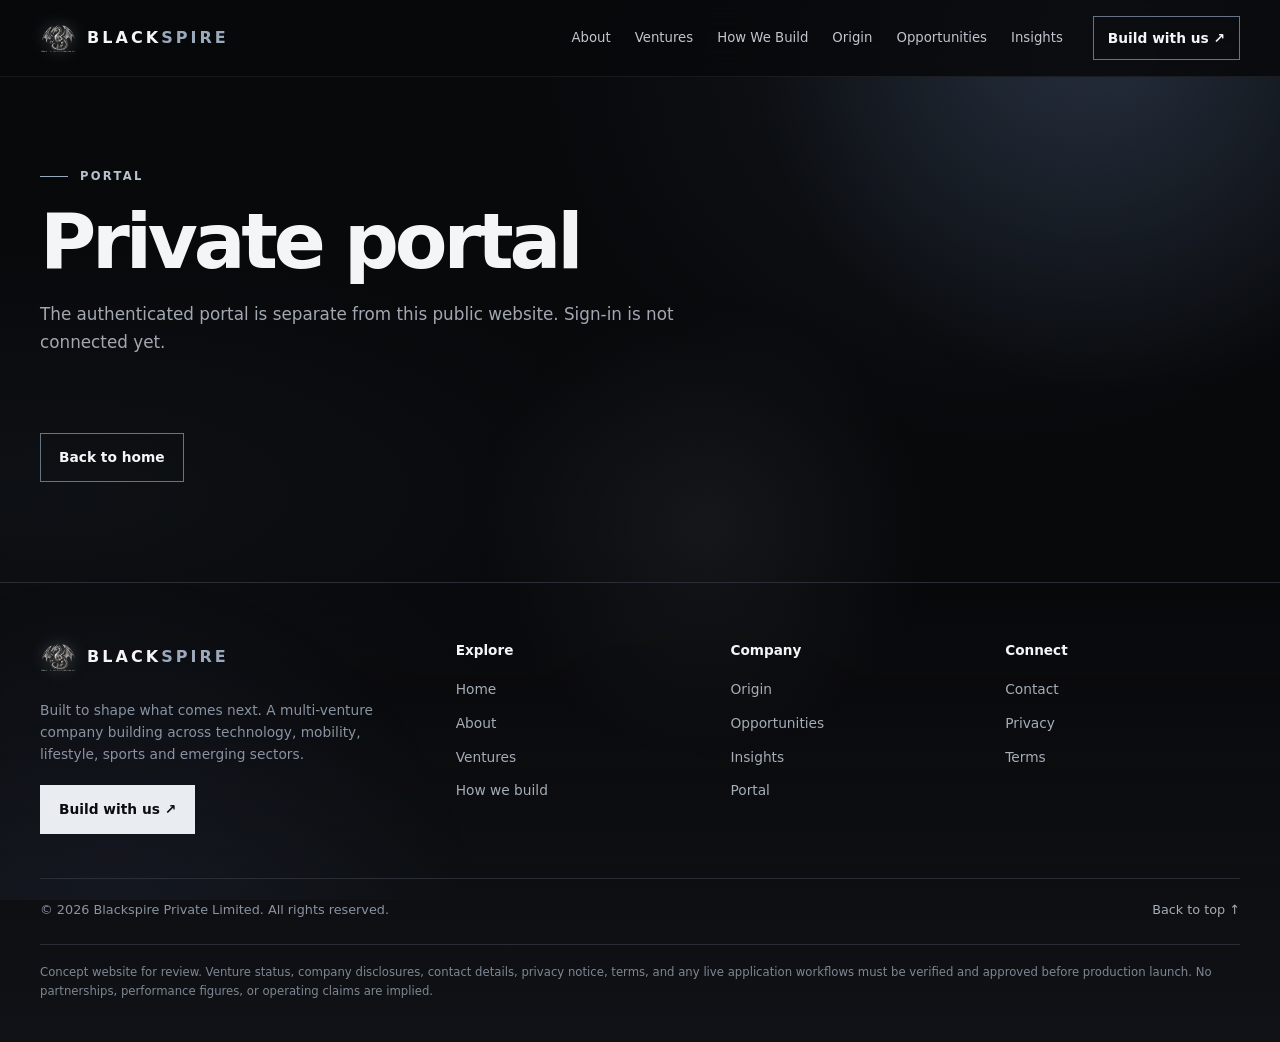
<file: portal.html>
<!doctype html>
<html lang="en">
  <head>
    <meta charset="utf-8" />
    <meta name="viewport" content="width=device-width, initial-scale=1" />
    <meta name="theme-color" content="#08090b" />
    <title>Portal — Blackspire</title>
    <meta name="description" content="Private Blackspire portal." />
    <meta property="og:title" content="Portal — Blackspire" />
    <meta property="og:description" content="Private Blackspire portal." />
    <meta property="og:type" content="website" />
    <link rel="icon" type="image/png" href="logo-mark.png" />
    <link rel="stylesheet" href="style.css" />
  </head>
  <body>
    <a class="skip" href="#main">Skip to content</a>
    <header class="topbar">
      <div class="wrap nav">
        <a class="brand" href="index.html" aria-label="Blackspire home"><img class="brand-mark" src="logo-mark.png" alt="" width="36" height="36" /><b>BLACK<span>SPIRE</span></b></a>
        <button class="menu-toggle" id="menuToggle" aria-expanded="false" aria-controls="navLinks">
          Menu ☰
        </button>
        <nav class="navlinks" id="navLinks" aria-label="Main navigation">
          <a href="about.html">About</a><a href="ventures.html">Ventures</a
          ><a href="how-we-build.html">How We Build</a><a href="origin.html">Origin</a
          ><a href="opportunities.html">Opportunities</a><a href="insights.html">Insights</a>
        </nav>
        <a class="nav-cta" href="contact.html">Build with us ↗</a>
      </div>
    </header>
    <main id="main">
      <section class="page-hero">
        <div class="wrap">
          <div class="eyebrow">Portal</div>
          <h1>Private portal</h1>
          <p class="section-intro">
            The authenticated portal is separate from this public website. Sign-in is not connected yet.
          </p>
        </div>
      </section>
      <div class="wrap page-body"><a class="btn" href="index.html">Back to home</a></div>
    </main>
    <footer class="footer">
      <div class="wrap">
        <div class="footer-top">
          <div class="footer-brand">
            <a class="brand" href="index.html" aria-label="Blackspire home"><img class="brand-mark" src="logo-mark.png" alt="" width="36" height="36" /><b>BLACK<span>SPIRE</span></b></a>
            <p>Built to shape what comes next. A multi-venture company building across technology, mobility, lifestyle, sports and emerging sectors.</p>
            <a class="btn primary" href="contact.html">Build with us ↗</a>
          </div>
          <nav class="footer-col" aria-label="Explore">
            <h4>Explore</h4>
            <a href="index.html">Home</a><a href="about.html">About</a><a href="ventures.html">Ventures</a><a href="how-we-build.html">How we build</a>
          </nav>
          <nav class="footer-col" aria-label="Company">
            <h4>Company</h4>
            <a href="origin.html">Origin</a><a href="opportunities.html">Opportunities</a><a href="insights.html">Insights</a><a href="portal.html">Portal</a>
          </nav>
          <nav class="footer-col" aria-label="Connect">
            <h4>Connect</h4>
            <a href="contact.html">Contact</a><a href="privacy.html">Privacy</a><a href="terms.html">Terms</a>
          </nav>
        </div>
        <div class="footer-bottom">
          <span>© 2026 Blackspire Private Limited. All rights reserved.</span>
          <a href="#main">Back to top ↑</a>
        </div>
        <div class="fineprint">
          Concept website for review. Venture status, company disclosures, contact details, privacy notice,
          terms, and any live application workflows must be verified and approved before production launch. No
          partnerships, performance figures, or operating claims are implied.
        </div>
      </div>
    </footer>
    <button class="backtop" id="backTop" aria-label="Back to top">↑</button>
    <script src="site.js"></script>
    <script src="motion.js" defer></script>
  </body>
</html>
</file>
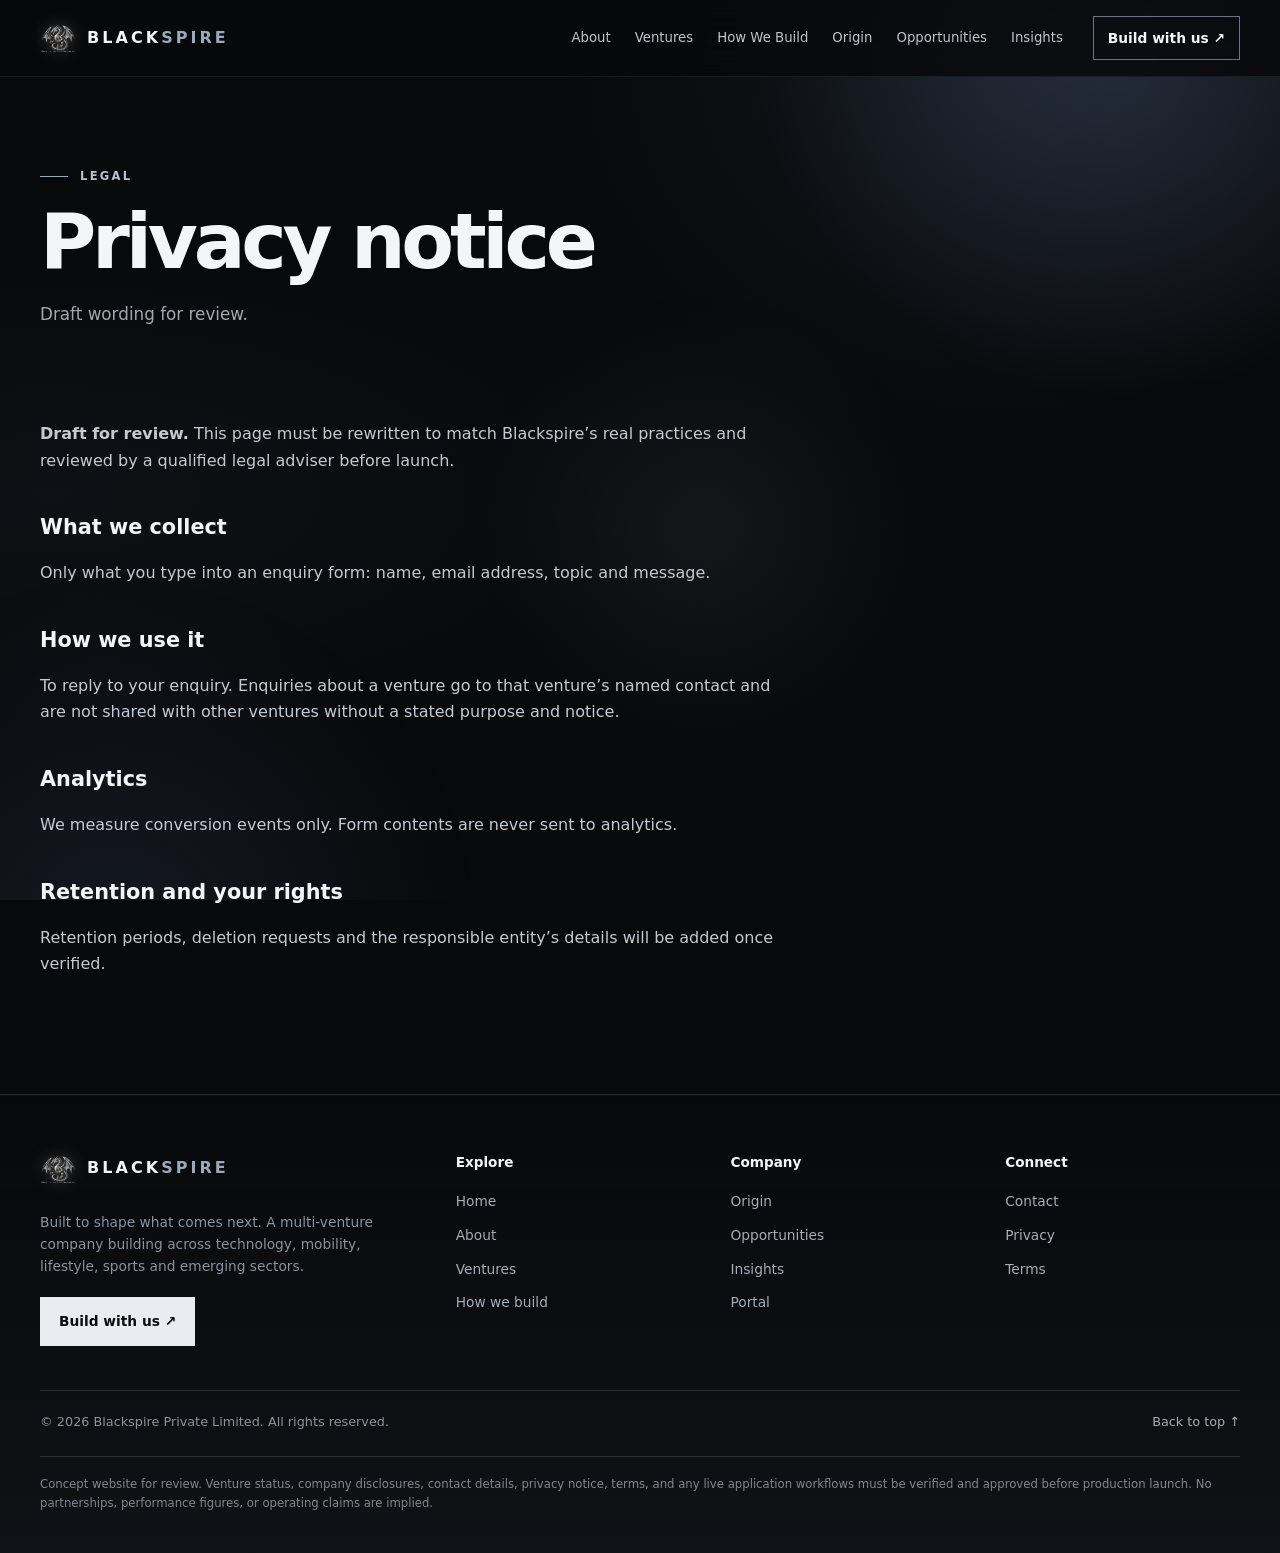
<file: privacy.html>
<!doctype html>
<html lang="en">
  <head>
    <meta charset="utf-8" />
    <meta name="viewport" content="width=device-width, initial-scale=1" />
    <meta name="theme-color" content="#08090b" />
    <title>Privacy — Blackspire</title>
    <meta name="description" content="How Blackspire handles information submitted through this website." />
    <meta property="og:title" content="Privacy — Blackspire" />
    <meta
      property="og:description"
      content="How Blackspire handles information submitted through this website."
    />
    <meta property="og:type" content="website" />
    <link rel="icon" type="image/png" href="logo-mark.png" />
    <link rel="stylesheet" href="style.css" />
  </head>
  <body>
    <a class="skip" href="#main">Skip to content</a>
    <header class="topbar">
      <div class="wrap nav">
        <a class="brand" href="index.html" aria-label="Blackspire home"><img class="brand-mark" src="logo-mark.png" alt="" width="36" height="36" /><b>BLACK<span>SPIRE</span></b></a>
        <button class="menu-toggle" id="menuToggle" aria-expanded="false" aria-controls="navLinks">
          Menu ☰
        </button>
        <nav class="navlinks" id="navLinks" aria-label="Main navigation">
          <a href="about.html">About</a><a href="ventures.html">Ventures</a
          ><a href="how-we-build.html">How We Build</a><a href="origin.html">Origin</a
          ><a href="opportunities.html">Opportunities</a><a href="insights.html">Insights</a>
        </nav>
        <a class="nav-cta" href="contact.html">Build with us ↗</a>
      </div>
    </header>
    <main id="main">
      <section class="page-hero">
        <div class="wrap">
          <div class="eyebrow">Legal</div>
          <h1>Privacy notice</h1>
          <p class="section-intro">Draft wording for review.</p>
        </div>
      </section>
      <div class="wrap page-body">
        <div class="prose">
          <p>
            <strong>Draft for review.</strong> This page must be rewritten to match Blackspire’s real
            practices and reviewed by a qualified legal adviser before launch.
          </p>
          <h2>What we collect</h2>
          <p>Only what you type into an enquiry form: name, email address, topic and message.</p>
          <h2>How we use it</h2>
          <p>
            To reply to your enquiry. Enquiries about a venture go to that venture’s named contact and are not
            shared with other ventures without a stated purpose and notice.
          </p>
          <h2>Analytics</h2>
          <p>We measure conversion events only. Form contents are never sent to analytics.</p>
          <h2>Retention and your rights</h2>
          <p>
            Retention periods, deletion requests and the responsible entity’s details will be added once
            verified.
          </p>
        </div>
      </div>
    </main>
    <footer class="footer">
      <div class="wrap">
        <div class="footer-top">
          <div class="footer-brand">
            <a class="brand" href="index.html" aria-label="Blackspire home"><img class="brand-mark" src="logo-mark.png" alt="" width="36" height="36" /><b>BLACK<span>SPIRE</span></b></a>
            <p>Built to shape what comes next. A multi-venture company building across technology, mobility, lifestyle, sports and emerging sectors.</p>
            <a class="btn primary" href="contact.html">Build with us ↗</a>
          </div>
          <nav class="footer-col" aria-label="Explore">
            <h4>Explore</h4>
            <a href="index.html">Home</a><a href="about.html">About</a><a href="ventures.html">Ventures</a><a href="how-we-build.html">How we build</a>
          </nav>
          <nav class="footer-col" aria-label="Company">
            <h4>Company</h4>
            <a href="origin.html">Origin</a><a href="opportunities.html">Opportunities</a><a href="insights.html">Insights</a><a href="portal.html">Portal</a>
          </nav>
          <nav class="footer-col" aria-label="Connect">
            <h4>Connect</h4>
            <a href="contact.html">Contact</a><a href="privacy.html">Privacy</a><a href="terms.html">Terms</a>
          </nav>
        </div>
        <div class="footer-bottom">
          <span>© 2026 Blackspire Private Limited. All rights reserved.</span>
          <a href="#main">Back to top ↑</a>
        </div>
        <div class="fineprint">
          Concept website for review. Venture status, company disclosures, contact details, privacy notice,
          terms, and any live application workflows must be verified and approved before production launch. No
          partnerships, performance figures, or operating claims are implied.
        </div>
      </div>
    </footer>
    <button class="backtop" id="backTop" aria-label="Back to top">↑</button>
    <script src="site.js"></script>
    <script src="motion.js" defer></script>
  </body>
</html>
</file>
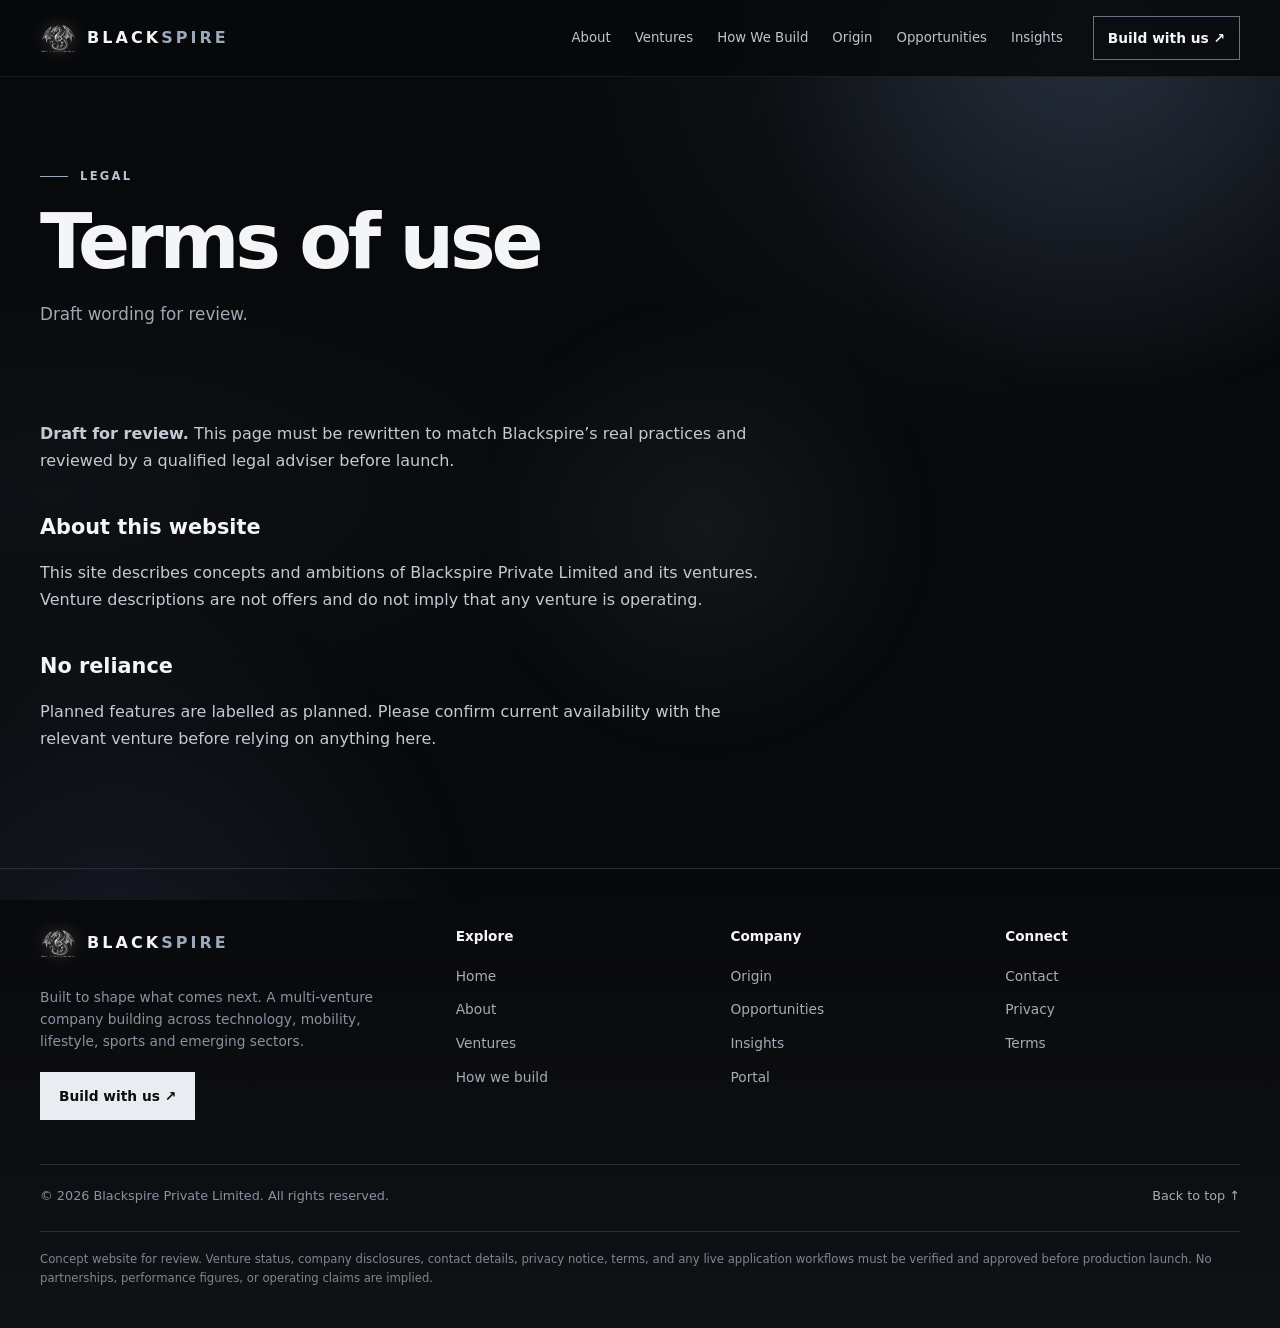
<file: terms.html>
<!doctype html>
<html lang="en">
  <head>
    <meta charset="utf-8" />
    <meta name="viewport" content="width=device-width, initial-scale=1" />
    <meta name="theme-color" content="#08090b" />
    <title>Terms — Blackspire</title>
    <meta name="description" content="Terms of use for the Blackspire website." />
    <meta property="og:title" content="Terms — Blackspire" />
    <meta property="og:description" content="Terms of use for the Blackspire website." />
    <meta property="og:type" content="website" />
    <link rel="icon" type="image/png" href="logo-mark.png" />
    <link rel="stylesheet" href="style.css" />
  </head>
  <body>
    <a class="skip" href="#main">Skip to content</a>
    <header class="topbar">
      <div class="wrap nav">
        <a class="brand" href="index.html" aria-label="Blackspire home"><img class="brand-mark" src="logo-mark.png" alt="" width="36" height="36" /><b>BLACK<span>SPIRE</span></b></a>
        <button class="menu-toggle" id="menuToggle" aria-expanded="false" aria-controls="navLinks">
          Menu ☰
        </button>
        <nav class="navlinks" id="navLinks" aria-label="Main navigation">
          <a href="about.html">About</a><a href="ventures.html">Ventures</a
          ><a href="how-we-build.html">How We Build</a><a href="origin.html">Origin</a
          ><a href="opportunities.html">Opportunities</a><a href="insights.html">Insights</a>
        </nav>
        <a class="nav-cta" href="contact.html">Build with us ↗</a>
      </div>
    </header>
    <main id="main">
      <section class="page-hero">
        <div class="wrap">
          <div class="eyebrow">Legal</div>
          <h1>Terms of use</h1>
          <p class="section-intro">Draft wording for review.</p>
        </div>
      </section>
      <div class="wrap page-body">
        <div class="prose">
          <p>
            <strong>Draft for review.</strong> This page must be rewritten to match Blackspire’s real
            practices and reviewed by a qualified legal adviser before launch.
          </p>
          <h2>About this website</h2>
          <p>
            This site describes concepts and ambitions of Blackspire Private Limited and its ventures. Venture
            descriptions are not offers and do not imply that any venture is operating.
          </p>
          <h2>No reliance</h2>
          <p>
            Planned features are labelled as planned. Please confirm current availability with the relevant
            venture before relying on anything here.
          </p>
        </div>
      </div>
    </main>
    <footer class="footer">
      <div class="wrap">
        <div class="footer-top">
          <div class="footer-brand">
            <a class="brand" href="index.html" aria-label="Blackspire home"><img class="brand-mark" src="logo-mark.png" alt="" width="36" height="36" /><b>BLACK<span>SPIRE</span></b></a>
            <p>Built to shape what comes next. A multi-venture company building across technology, mobility, lifestyle, sports and emerging sectors.</p>
            <a class="btn primary" href="contact.html">Build with us ↗</a>
          </div>
          <nav class="footer-col" aria-label="Explore">
            <h4>Explore</h4>
            <a href="index.html">Home</a><a href="about.html">About</a><a href="ventures.html">Ventures</a><a href="how-we-build.html">How we build</a>
          </nav>
          <nav class="footer-col" aria-label="Company">
            <h4>Company</h4>
            <a href="origin.html">Origin</a><a href="opportunities.html">Opportunities</a><a href="insights.html">Insights</a><a href="portal.html">Portal</a>
          </nav>
          <nav class="footer-col" aria-label="Connect">
            <h4>Connect</h4>
            <a href="contact.html">Contact</a><a href="privacy.html">Privacy</a><a href="terms.html">Terms</a>
          </nav>
        </div>
        <div class="footer-bottom">
          <span>© 2026 Blackspire Private Limited. All rights reserved.</span>
          <a href="#main">Back to top ↑</a>
        </div>
        <div class="fineprint">
          Concept website for review. Venture status, company disclosures, contact details, privacy notice,
          terms, and any live application workflows must be verified and approved before production launch. No
          partnerships, performance figures, or operating claims are implied.
        </div>
      </div>
    </footer>
    <button class="backtop" id="backTop" aria-label="Back to top">↑</button>
    <script src="site.js"></script>
    <script src="motion.js" defer></script>
  </body>
</html>
</file>
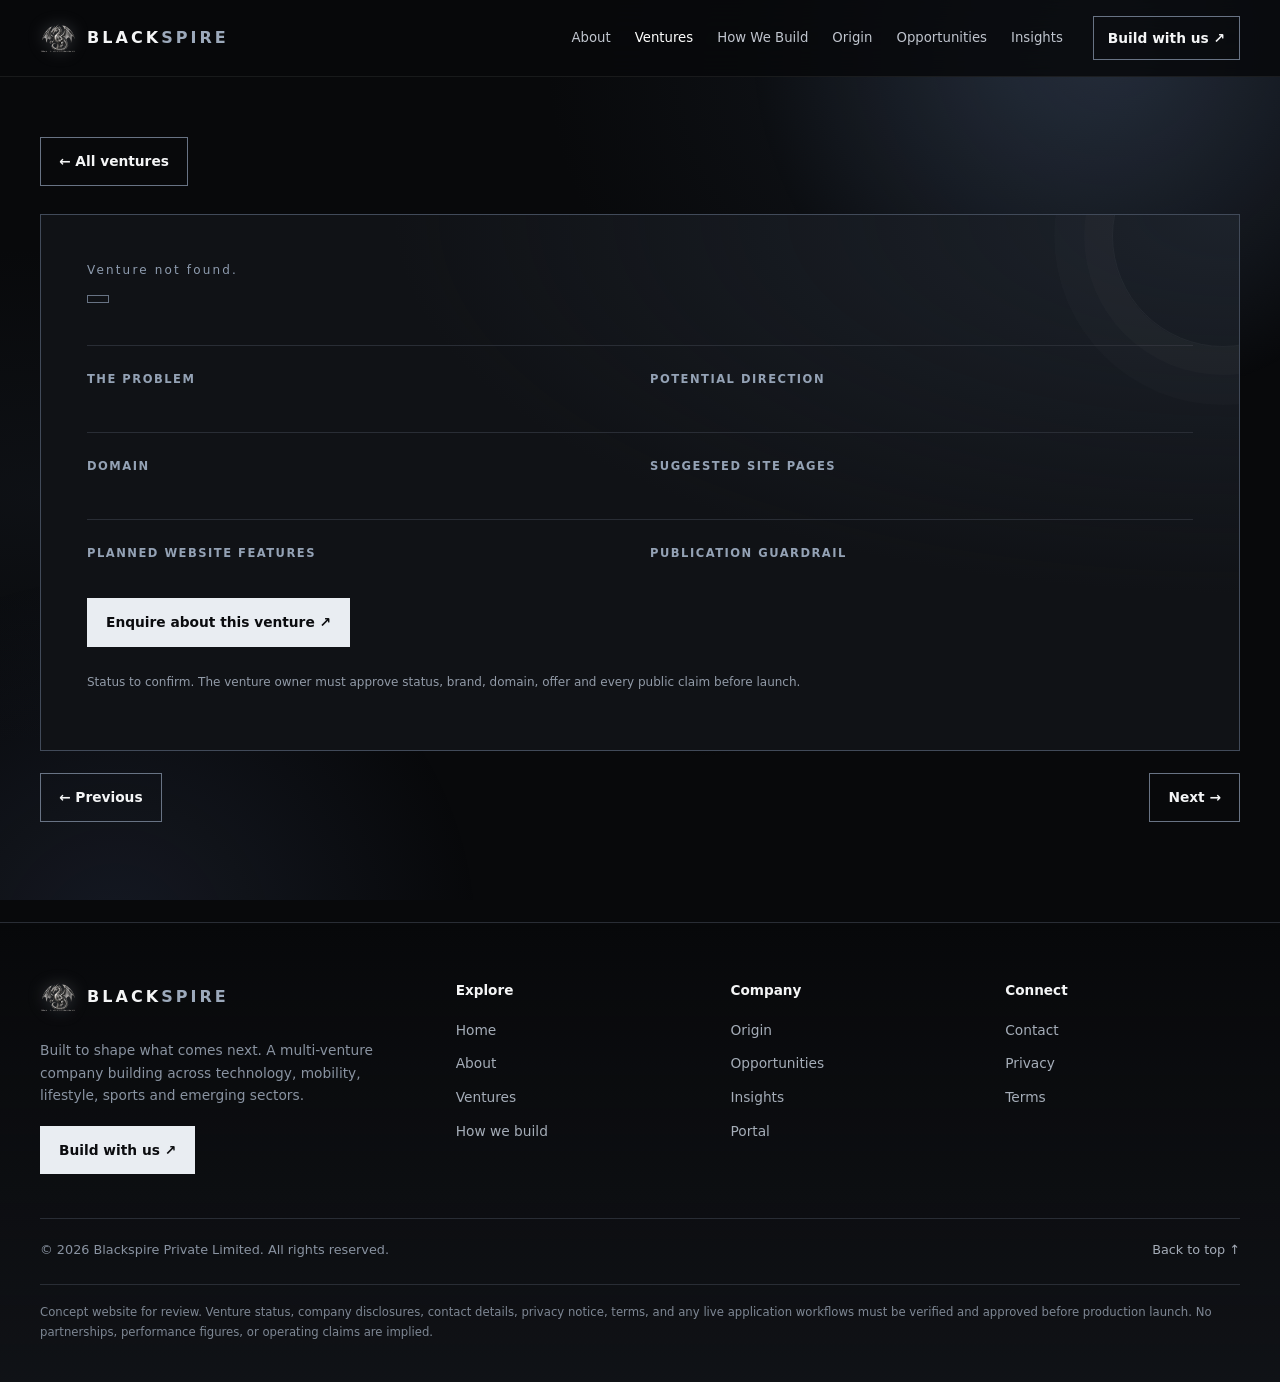
<file: venture.html>
<!doctype html>
<html lang="en">
  <head>
    <meta charset="utf-8" />
    <meta name="viewport" content="width=device-width, initial-scale=1" />
    <meta name="theme-color" content="#08090b" />
    <title>Venture — Blackspire</title>
    <meta name="description" content="Venture profile within the Blackspire portfolio." />
    <meta property="og:title" content="Venture — Blackspire" />
    <meta property="og:description" content="Venture profile within the Blackspire portfolio." />
    <meta property="og:type" content="website" />
    <link rel="icon" type="image/png" href="logo-mark.png" />
    <link rel="stylesheet" href="style.css" />
  </head>
  <body>
    <a class="skip" href="#main">Skip to content</a>
    <header class="topbar">
      <div class="wrap nav">
        <a class="brand" href="index.html" aria-label="Blackspire home"><img class="brand-mark" src="logo-mark.png" alt="" width="36" height="36" /><b>BLACK<span>SPIRE</span></b></a>
        <button class="menu-toggle" id="menuToggle" aria-expanded="false" aria-controls="navLinks">
          Menu ☰
        </button>
        <nav class="navlinks" id="navLinks" aria-label="Main navigation">
          <a href="about.html">About</a><a href="ventures.html" aria-current="page">Ventures</a
          ><a href="how-we-build.html">How We Build</a><a href="origin.html">Origin</a
          ><a href="opportunities.html">Opportunities</a><a href="insights.html">Insights</a>
        </nav>
        <a class="nav-cta" href="contact.html">Build with us ↗</a>
      </div>
    </header>
    <main id="main">
      <div class="wrap page-body" style="padding-top: 60px">
        <a class="btn" href="ventures.html">&larr; All ventures</a>
        <article class="venture-detail" style="margin-top: 28px">
          <div class="detail-index" id="vIndex">Loading…</div>
          <div><span class="badge" id="vStatus"></span></div>
          <div class="sector" id="vCategory" style="margin-top: 14px"></div>
          <h1 id="vName"></h1>
          <p class="summary" id="vSummary"></p>
          <p class="muted" id="vOffers"></p>
          <div class="detail-cols">
            <div>
              <h4>THE PROBLEM</h4>
              <p id="vProblem"></p>
            </div>
            <div>
              <h4>POTENTIAL DIRECTION</h4>
              <p id="vDirection"></p>
            </div>
          </div>
          <div class="detail-cols">
            <div>
              <h4>DOMAIN</h4>
              <p id="vDomain"></p>
            </div>
            <div>
              <h4>SUGGESTED SITE PAGES</h4>
              <p id="vPages"></p>
            </div>
          </div>
          <div class="detail-cols">
            <div>
              <h4>PLANNED WEBSITE FEATURES</h4>
              <p id="vFeatures"></p>
            </div>
            <div>
              <h4>PUBLICATION GUARDRAIL</h4>
              <p id="vNote"></p>
            </div>
          </div>
          <a class="btn primary" id="enquireLink" href="contact.html" style="margin-top: 26px"
            >Enquire about this venture ↗</a
          >
          <p class="status-note">
            Status to confirm. The venture owner must approve status, brand, domain, offer and every public
            claim before launch.
          </p>
        </article>
        <div class="pager">
          <a class="btn" id="prevLink" hidden>&larr; Previous</a
          ><a class="btn" id="nextLink" hidden>Next &rarr;</a>
        </div>
      </div>
    </main>
    <footer class="footer">
      <div class="wrap">
        <div class="footer-top">
          <div class="footer-brand">
            <a class="brand" href="index.html" aria-label="Blackspire home"><img class="brand-mark" src="logo-mark.png" alt="" width="36" height="36" /><b>BLACK<span>SPIRE</span></b></a>
            <p>Built to shape what comes next. A multi-venture company building across technology, mobility, lifestyle, sports and emerging sectors.</p>
            <a class="btn primary" href="contact.html">Build with us ↗</a>
          </div>
          <nav class="footer-col" aria-label="Explore">
            <h4>Explore</h4>
            <a href="index.html">Home</a><a href="about.html">About</a><a href="ventures.html">Ventures</a><a href="how-we-build.html">How we build</a>
          </nav>
          <nav class="footer-col" aria-label="Company">
            <h4>Company</h4>
            <a href="origin.html">Origin</a><a href="opportunities.html">Opportunities</a><a href="insights.html">Insights</a><a href="portal.html">Portal</a>
          </nav>
          <nav class="footer-col" aria-label="Connect">
            <h4>Connect</h4>
            <a href="contact.html">Contact</a><a href="privacy.html">Privacy</a><a href="terms.html">Terms</a>
          </nav>
        </div>
        <div class="footer-bottom">
          <span>© 2026 Blackspire Private Limited. All rights reserved.</span>
          <a href="#main">Back to top ↑</a>
        </div>
        <div class="fineprint">
          Concept website for review. Venture status, company disclosures, contact details, privacy notice,
          terms, and any live application workflows must be verified and approved before production launch. No
          partnerships, performance figures, or operating claims are implied.
        </div>
      </div>
    </footer>
    <button class="backtop" id="backTop" aria-label="Back to top">↑</button>
    <script src="ventures-data.js"></script>
    <script src="ventures.js"></script>
    <script src="venture-page.js"></script>
    <script src="site.js"></script>
    <script src="motion.js" defer></script>
  </body>
</html>
</file>
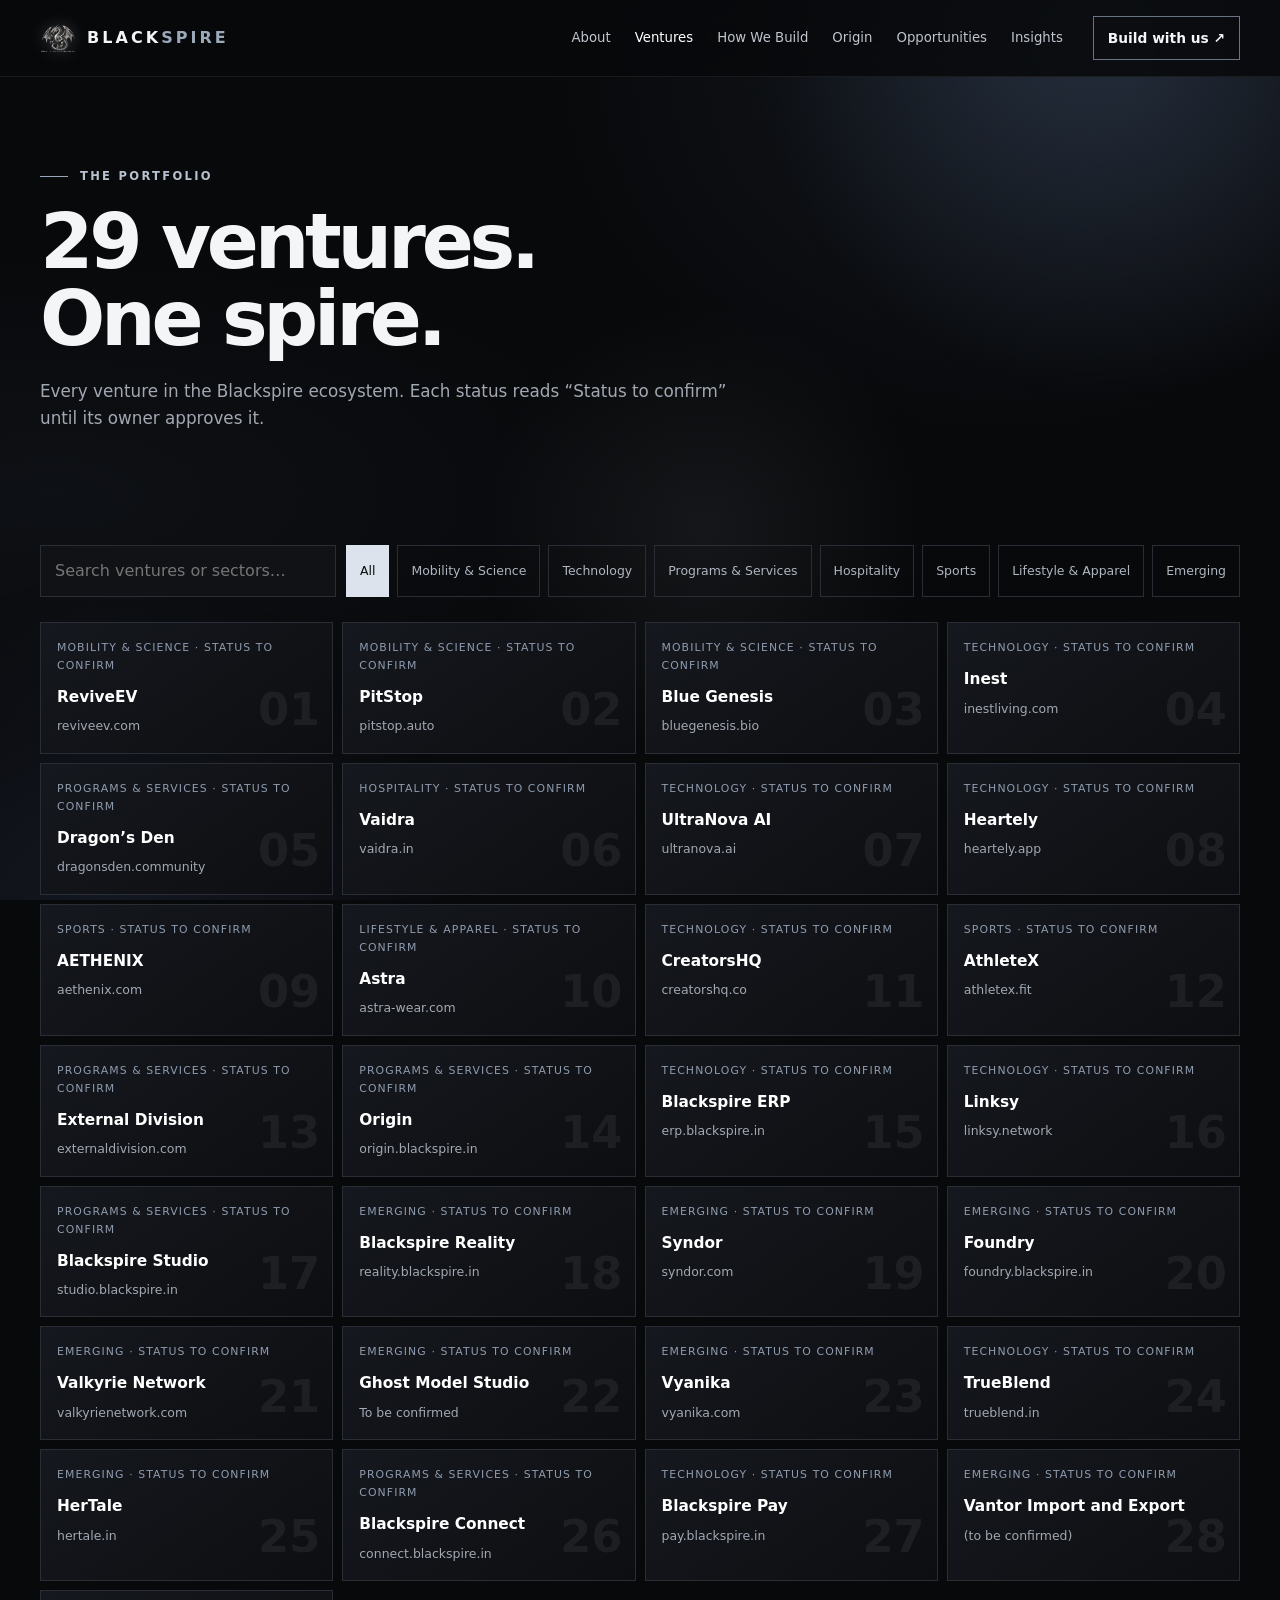
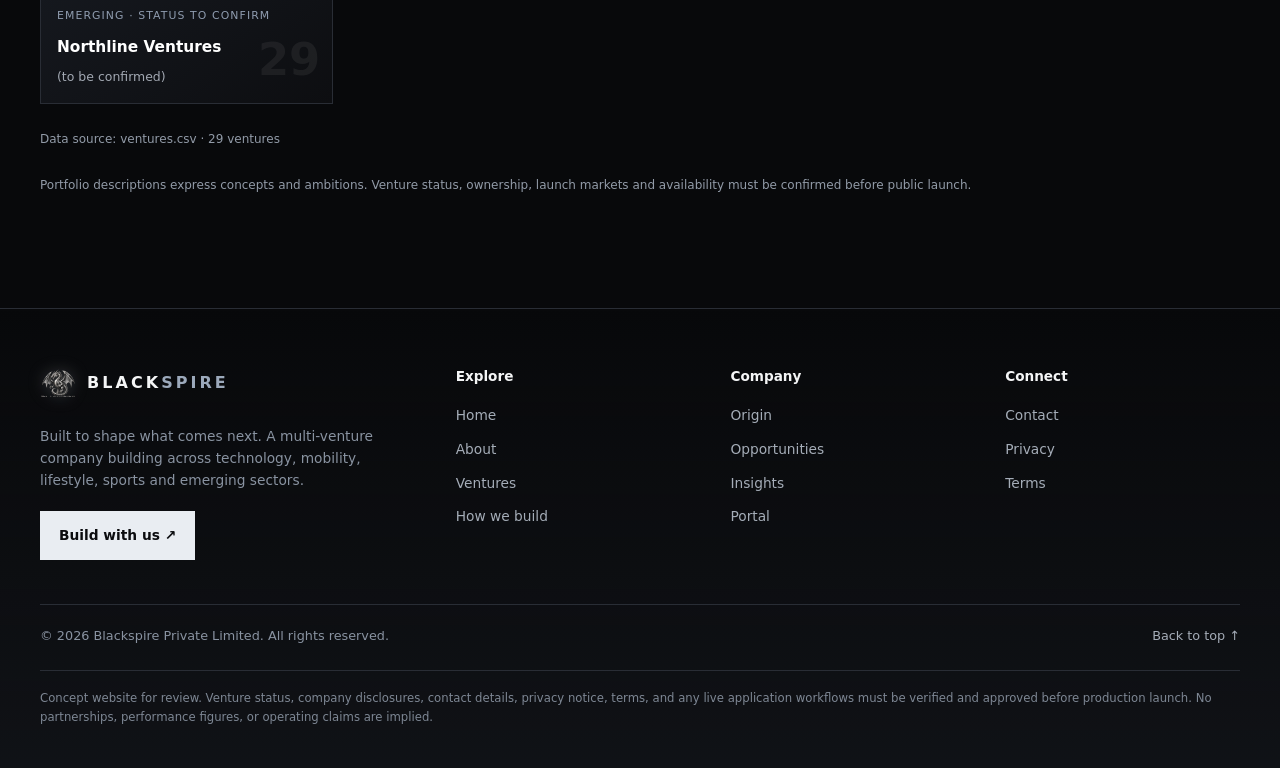
<file: ventures.html>
<!doctype html>
<html lang="en">
  <head>
    <meta charset="utf-8" />
    <meta name="viewport" content="width=device-width, initial-scale=1" />
    <meta name="theme-color" content="#08090b" />
    <title>Ventures — Blackspire</title>
    <meta
      name="description"
      content="The full Blackspire venture portfolio: every venture, its sector, domain and status."
    />
    <meta property="og:title" content="Ventures — Blackspire" />
    <meta
      property="og:description"
      content="The full Blackspire venture portfolio: every venture, its sector, domain and status."
    />
    <meta property="og:type" content="website" />
    <link rel="icon" type="image/png" href="logo-mark.png" />
    <link rel="stylesheet" href="style.css" />
  </head>
  <body>
    <a class="skip" href="#main">Skip to content</a>
    <header class="topbar">
      <div class="wrap nav">
        <a class="brand" href="index.html" aria-label="Blackspire home"><img class="brand-mark" src="logo-mark.png" alt="" width="36" height="36" /><b>BLACK<span>SPIRE</span></b></a>
        <button class="menu-toggle" id="menuToggle" aria-expanded="false" aria-controls="navLinks">
          Menu ☰
        </button>
        <nav class="navlinks" id="navLinks" aria-label="Main navigation">
          <a href="about.html">About</a><a href="ventures.html" aria-current="page">Ventures</a
          ><a href="how-we-build.html">How We Build</a><a href="origin.html">Origin</a
          ><a href="opportunities.html">Opportunities</a><a href="insights.html">Insights</a>
        </nav>
        <a class="nav-cta" href="contact.html">Build with us ↗</a>
      </div>
    </header>
    <main id="main">
      <section class="page-hero">
        <div class="wrap">
          <div class="eyebrow">The portfolio</div>
          <h1><span id="ventureCount">29</span> ventures.<br />One spire.</h1>
          <p class="section-intro">
            Every venture in the Blackspire ecosystem. Each status reads “Status to confirm” until its owner
            approves it.
          </p>
        </div>
      </section>
      <div class="wrap page-body">
        <div class="searchbar">
          <input
            id="ventureSearch"
            type="search"
            placeholder="Search ventures or sectors…"
            aria-label="Search ventures"
          />
          <div class="filters" id="ventureFilters" aria-label="Filter ventures by sector"></div>
        </div>
        <div class="venture-grid" id="ventureList" aria-label="Venture list"></div>
        <p class="status-note" id="dataSource"></p>
        <p class="status-note">
          Portfolio descriptions express concepts and ambitions. Venture status, ownership, launch markets and
          availability must be confirmed before public launch.
        </p>
      </div>
    </main>
    <footer class="footer">
      <div class="wrap">
        <div class="footer-top">
          <div class="footer-brand">
            <a class="brand" href="index.html" aria-label="Blackspire home"><img class="brand-mark" src="logo-mark.png" alt="" width="36" height="36" /><b>BLACK<span>SPIRE</span></b></a>
            <p>Built to shape what comes next. A multi-venture company building across technology, mobility, lifestyle, sports and emerging sectors.</p>
            <a class="btn primary" href="contact.html">Build with us ↗</a>
          </div>
          <nav class="footer-col" aria-label="Explore">
            <h4>Explore</h4>
            <a href="index.html">Home</a><a href="about.html">About</a><a href="ventures.html">Ventures</a><a href="how-we-build.html">How we build</a>
          </nav>
          <nav class="footer-col" aria-label="Company">
            <h4>Company</h4>
            <a href="origin.html">Origin</a><a href="opportunities.html">Opportunities</a><a href="insights.html">Insights</a><a href="portal.html">Portal</a>
          </nav>
          <nav class="footer-col" aria-label="Connect">
            <h4>Connect</h4>
            <a href="contact.html">Contact</a><a href="privacy.html">Privacy</a><a href="terms.html">Terms</a>
          </nav>
        </div>
        <div class="footer-bottom">
          <span>© 2026 Blackspire Private Limited. All rights reserved.</span>
          <a href="#main">Back to top ↑</a>
        </div>
        <div class="fineprint">
          Concept website for review. Venture status, company disclosures, contact details, privacy notice,
          terms, and any live application workflows must be verified and approved before production launch. No
          partnerships, performance figures, or operating claims are implied.
        </div>
      </div>
    </footer>
    <button class="backtop" id="backTop" aria-label="Back to top">↑</button>
    <script src="ventures-data.js"></script>
    <script src="ventures.js"></script>
    <script src="ventures-page.js"></script>
    <script src="site.js"></script>
    <script src="motion.js" defer></script>
  </body>
</html>
</file>
<file: style.css>
:root {
  --bg: #08090b;
  --panel: #111317;
  --panel2: #171a20;
  --line: #292d35;
  --white: #f4f5f6;
  --muted: #a2a8b2;
  --silver: #c7ced8;
  --accent: #91a7c4;
  --serif: Georgia, serif;
  --sans: Inter, ui-sans-serif, system-ui, -apple-system, BlinkMacSystemFont, "Segoe UI", sans-serif;
  --max: 1200px;
}
* {
  box-sizing: border-box;
}
html {
  scroll-behavior: smooth;
  scroll-padding-top: 90px;
}
body {
  margin: 0;
  background: var(--bg);
  color: var(--white);
  font: 16px/1.65 var(--sans);
  overflow-x: hidden;
}
body::before {
  content: "";
  position: fixed;
  inset: 0;
  pointer-events: none;
  z-index: -1;
  background:
    radial-gradient(ellipse at 78% 7%, #26303e55, transparent 32%),
    radial-gradient(ellipse at 4% 55%, #1a202955, transparent 35%), #08090b;
}
a {
  color: inherit;
}
button,
input,
textarea,
select {
  font: inherit;
}
button,
a {
  -webkit-tap-highlight-color: transparent;
}
button:focus-visible,
a:focus-visible,
input:focus-visible,
textarea:focus-visible {
  outline: 2px solid var(--silver);
  outline-offset: 4px;
}
.wrap {
  width: min(calc(100% - 44px), var(--max));
  margin: auto;
}
.eyebrow {
  display: flex;
  align-items: center;
  gap: 12px;
  color: #b7c1cf;
  text-transform: uppercase;
  letter-spacing: 0.2em;
  font-size: 0.72rem;
  font-weight: 700;
}
.eyebrow:before {
  content: "";
  width: 28px;
  height: 1px;
  background: #9aa8bb;
}
.muted {
  color: var(--muted);
}
.section {
  padding: 110px 0;
  border-top: 1px solid var(--line);
  position: relative;
}
.section-heading {
  font-size: clamp(2.3rem, 5.5vw, 4.8rem);
  line-height: 0.98;
  letter-spacing: -0.055em;
  max-width: 850px;
  margin: 18px 0 20px;
  font-weight: 650;
}
.section-intro {
  max-width: 660px;
  color: var(--muted);
  font-size: 1.05rem;
}
.topbar {
  position: sticky;
  top: 0;
  z-index: 20;
  border-bottom: 1px solid #ffffff12;
  background: #08090bd9;
  backdrop-filter: blur(18px);
}
.nav {
  height: 76px;
  display: flex;
  align-items: center;
  gap: 30px;
}
.brand {
  display: inline-flex;
  align-items: center;
  gap: 11px;
  font-size: 1rem;
  font-weight: 900;
  letter-spacing: 0.19em;
  text-decoration: none;
  white-space: nowrap;
}
.brand b {
  font-weight: 900;
}
.brand-mark {
  width: 40px;
  height: 40px;
  display: block;
  object-fit: contain;
  filter: drop-shadow(0 0 8px rgba(199, 206, 216, 0.25));
}
.brand span {
  color: #9ca9bb;
}
.navlinks {
  display: flex;
  gap: 24px;
  margin-left: auto;
}
.navlinks a {
  font-size: 0.83rem;
  color: #c0c5ce;
  text-decoration: none;
  white-space: nowrap;
}
.navlinks a:hover {
  color: #fff;
}
.nav-cta,
.btn {
  display: inline-flex;
  align-items: center;
  justify-content: center;
  gap: 10px;
  border: 1px solid #687384;
  padding: 12px 18px;
  text-decoration: none;
  background: transparent;
  color: var(--white);
  font-weight: 650;
  font-size: 0.86rem;
  transition:
    transform 0.25s,
    border-color 0.25s,
    background 0.25s;
  cursor: pointer;
}
.nav-cta {
  white-space: nowrap;
  padding: 10px 14px;
}
.btn:hover,
.nav-cta:hover {
  transform: translateY(-2px);
  border-color: #e2e7ef;
}
.btn.primary {
  background: #e9edf2;
  color: #0b0c0f;
  border-color: #e9edf2;
}
.btn.primary:hover {
  background: #fff;
}
.menu-toggle {
  display: none;
  background: none;
  color: #fff;
  border: 1px solid var(--line);
  padding: 8px 11px;
}
.hero {
  min-height: calc(100svh - 76px);
  display: grid;
  align-items: center;
  padding: 76px 0 90px;
  position: relative;
  isolation: isolate;
  overflow: hidden;
}
.hero-grid {
  display: grid;
  grid-template-columns: 1.04fr 0.96fr;
  align-items: center;
  gap: 20px;
}
.hero-copy {
  position: relative;
  z-index: 2;
}
.hero h1 {
  font-size: clamp(3.3rem, 7.7vw, 7.6rem);
  line-height: 0.86;
  letter-spacing: -0.085em;
  margin: 28px 0 30px;
  font-weight: 720;
}
.hero h1 .outline {
  color: transparent;
  -webkit-text-stroke: 1px #cbd3de;
}
.hero p {
  max-width: 550px;
  color: #b4bbc5;
  font-size: clamp(1rem, 1.5vw, 1.15rem);
}
.hero-actions {
  display: flex;
  gap: 12px;
  flex-wrap: wrap;
  margin-top: 32px;
}
.hero-note {
  margin-top: 44px;
  display: flex;
  gap: 18px;
  align-items: center;
  color: #8f98a5;
  font-size: 0.76rem;
  letter-spacing: 0.07em;
  text-transform: uppercase;
}
.hero-note:before {
  content: "";
  width: 45px;
  height: 1px;
  background: #667385;
}
.visual {
  height: min(650px, 76vh);
  min-height: 400px;
  position: relative;
  perspective: 1000px;
  display: grid;
  place-items: center;
}
.orbital {
  position: absolute;
  width: 80%;
  aspect-ratio: 1;
  border: 1px solid #b6c2d51c;
  border-radius: 50%;
  transform: rotateX(68deg) rotateZ(-22deg);
  box-shadow:
    0 0 80px #b5c7df08,
    inset 0 0 80px #b5c7df05;
}
.orbital.two {
  width: 62%;
  transform: rotateX(68deg) rotateZ(36deg);
  border-color: #dce4ef22;
}
.orbital:after {
  content: "";
  position: absolute;
  width: 7px;
  height: 7px;
  border-radius: 50%;
  background: #dce6f4;
  box-shadow: 0 0 20px 5px #b9cbe8;
  left: 13%;
  top: 24%;
}
.spire-scene {
  width: 74%;
  height: 85%;
  position: relative;
  transform-style: preserve-3d;
  animation: float 8s ease-in-out infinite;
}
.spire {
  position: absolute;
  inset: 0;
  filter: drop-shadow(0 24px 36px #000b);
  transform-style: preserve-3d;
}
.spire .face {
  position: absolute;
  inset: 0;
  clip-path: polygon(50% 0, 94% 88%, 50% 100%, 6% 88%);
}
.spire .face.front {
  background: linear-gradient(145deg, #f0f3f8 0%, #9da9b9 16%, #424b59 39%, #14171d 74%, #050608 100%);
  transform: translateZ(24px);
}
.spire .face.side {
  background: linear-gradient(165deg, #8d9aab 0%, #394250 30%, #111319 75%, #030405);
  clip-path: polygon(50% 0, 94% 88%, 50% 100%);
  transform: translateX(4px) translateZ(-2px);
}
.spire .edge {
  position: absolute;
  left: 50%;
  top: 0;
  height: 100%;
  width: 1px;
  background: #fff9;
  transform: rotate(0deg);
  box-shadow: 0 0 16px #fff4;
}
.spire .base {
  position: absolute;
  left: 5%;
  right: 5%;
  bottom: 4%;
  height: 12%;
  background: linear-gradient(180deg, #687384, #161a21 45%, #050608);
  clip-path: polygon(0 0, 50% 35%, 100% 0, 100% 40%, 50% 100%, 0 40%);
  transform: translateZ(30px);
}
.spire .lightline {
  position: absolute;
  top: 18%;
  left: 50%;
  height: 65%;
  width: 2px;
  background: linear-gradient(transparent, #f6f8ff, #b2c8e9, transparent);
  box-shadow: 0 0 18px #d7e4ff;
  animation: glow 4s ease-in-out infinite;
}
.visual-label {
  position: absolute;
  right: 0;
  bottom: 12%;
  border-left: 1px solid #68778b;
  padding: 8px 0 8px 15px;
  color: #9ca7b7;
  font-size: 0.7rem;
  letter-spacing: 0.17em;
  text-transform: uppercase;
}
.visual-label b {
  display: block;
  color: #e3e7ed;
  font-size: 0.85rem;
  letter-spacing: 0.1em;
}
.star {
  position: absolute;
  width: 2px;
  height: 2px;
  background: #d9e3f2;
  border-radius: 50%;
  box-shadow: 0 0 9px 2px #b4c9e8;
  animation: twinkle 3s ease-in-out infinite;
}
.star.s1 {
  left: 15%;
  top: 20%;
}
.star.s2 {
  right: 12%;
  top: 30%;
  animation-delay: 1s;
}
.star.s3 {
  left: 23%;
  bottom: 19%;
  animation-delay: 1.7s;
}
.star.s4 {
  right: 20%;
  bottom: 23%;
  animation-delay: 0.5s;
}
@keyframes float {
  0%,
  100% {
    transform: translateY(0) rotateY(-7deg);
  }
  50% {
    transform: translateY(-13px) rotateY(7deg);
  }
}
@keyframes glow {
  0%,
  100% {
    opacity: 0.55;
  }
  50% {
    opacity: 1;
  }
}
@keyframes twinkle {
  0%,
  100% {
    opacity: 0.25;
  }
  50% {
    opacity: 1;
  }
}
@keyframes reveal {
  from {
    opacity: 0;
    transform: translateY(22px);
  }
  to {
    opacity: 1;
    transform: none;
  }
}
.reveal {
  animation: reveal 0.8s both;
}
.hero-copy > * {
  animation: reveal 0.8s both;
}
.hero-copy > *:nth-child(2) {
  animation-delay: 0.08s;
}
.hero-copy > *:nth-child(3) {
  animation-delay: 0.16s;
}
.hero-copy > *:nth-child(4) {
  animation-delay: 0.24s;
}
.ticker {
  border-top: 1px solid var(--line);
  border-bottom: 1px solid var(--line);
  overflow: hidden;
}
.ticker-inner {
  display: flex;
  gap: 40px;
  align-items: center;
  justify-content: space-between;
  padding: 17px 0;
  color: #aeb7c4;
  text-transform: uppercase;
  letter-spacing: 0.16em;
  font-size: 0.7rem;
  white-space: nowrap;
}
.ticker-inner span:after {
  content: "✳";
  color: #7f8ea3;
  margin-left: 40px;
}
.about-grid {
  display: grid;
  grid-template-columns: 0.8fr 1.2fr;
  gap: 70px;
}
.about-copy {
  font-size: 1.16rem;
  color: #c4cad3;
  max-width: 690px;
}
.principles {
  display: grid;
  grid-template-columns: 1fr 1fr;
  gap: 12px;
  margin-top: 36px;
}
.principle {
  padding: 22px;
  border: 1px solid var(--line);
  background: linear-gradient(140deg, #15181e, #0c0d10);
  min-height: 150px;
}
.principle .num {
  font-size: 0.72rem;
  color: #8e9db1;
  letter-spacing: 0.12em;
}
.principle h3 {
  font-size: 1.03rem;
  margin: 16px 0 6px;
}
.principle p {
  font-size: 0.86rem;
  color: var(--muted);
  margin: 0;
}
.portfolio-top {
  display: flex;
  justify-content: space-between;
  gap: 30px;
  align-items: end;
  flex-wrap: wrap;
}
.searchbar {
  display: flex;
  gap: 10px;
  flex-wrap: wrap;
  margin: 35px 0 25px;
}
.searchbar input {
  min-width: 220px;
  flex: 1;
  background: #101216;
  color: #fff;
  border: 1px solid var(--line);
  padding: 12px 14px;
}
.filters {
  display: flex;
  gap: 8px;
  flex-wrap: wrap;
}
.filter {
  border: 1px solid var(--line);
  background: transparent;
  color: #aeb6c1;
  padding: 10px 13px;
  cursor: pointer;
  font-size: 0.78rem;
}
.filter[aria-pressed="true"] {
  background: #dce3ec;
  color: #0b0c0e;
  border-color: #dce3ec;
}
.portfolio-layout {
  display: grid;
  grid-template-columns: 1fr;
  gap: 22px;
  align-items: stretch;
}
.venture-list {
  display: grid;
  grid-template-columns: repeat(4, 1fr);
  gap: 9px;
  align-content: start;
}
.venture-card {
  display: block;
  text-decoration: none;
  min-height: 110px;
  text-align: left;
  border: 1px solid var(--line);
  background: linear-gradient(145deg, #15181e, #0d0e11);
  color: #fff;
  padding: 16px;
  cursor: pointer;
  position: relative;
  overflow: hidden;
  transition:
    border-color 0.2s,
    transform 0.2s;
}
.venture-card:hover {
  transform: translateY(-2px);
  border-color: #7e8b9f;
}
.venture-card[aria-pressed="true"] {
  border-color: #c6d0de;
  background: linear-gradient(145deg, #252d39, #111318);
}
.venture-card small {
  display: block;
  color: #8f9caf;
  font-size: 0.68rem;
  text-transform: uppercase;
  letter-spacing: 0.1em;
  margin-bottom: 9px;
}
.venture-card b {
  font-size: 0.96rem;
}
.venture-card .card-index {
  position: absolute;
  right: 12px;
  bottom: 6px;
  color: #ffffff10;
  font-size: 2.8rem;
  font-weight: 800;
}
.venture-detail {
  border: 1px solid #414a59;
  background: radial-gradient(ellipse at 100% 0%, #27303d88, transparent 50%), #101216;
  padding: clamp(24px, 4vw, 46px);
  position: relative;
  overflow: hidden;
  min-height: 450px;
}
.venture-detail:after {
  content: "";
  position: absolute;
  width: 220px;
  height: 220px;
  border: 1px solid #ffffff0c;
  border-radius: 50%;
  right: -95px;
  top: -90px;
  box-shadow:
    0 0 0 28px #ffffff04,
    0 0 0 58px #ffffff03;
  pointer-events: none;
}
.detail-index {
  font-size: 0.75rem;
  letter-spacing: 0.18em;
  color: #8e9caf;
}
.venture-detail h3 {
  font-size: clamp(2.2rem, 4vw, 3.8rem);
  letter-spacing: -0.06em;
  line-height: 1;
  margin: 24px 0 12px;
}
.venture-detail .sector {
  font-size: 0.78rem;
  text-transform: uppercase;
  letter-spacing: 0.13em;
  color: #c2ccda;
}
.venture-detail .summary {
  font-size: 1.08rem;
  color: #e1e5eb;
  max-width: 530px;
}
.detail-cols {
  display: grid;
  grid-template-columns: 1fr 1fr;
  gap: 20px;
  margin-top: 34px;
  padding-top: 24px;
  border-top: 1px solid var(--line);
}
.detail-cols h4 {
  font-size: 0.72rem;
  letter-spacing: 0.13em;
  text-transform: uppercase;
  color: #94a2b5;
  margin: 0 0 9px;
}
.detail-cols p {
  font-size: 0.86rem;
  color: var(--muted);
  margin: 0;
}
.status-note {
  margin-top: 26px;
  color: #929ba8;
  font-size: 0.75rem;
}
.empty-state {
  color: var(--muted);
  padding: 25px;
  grid-column: 1/-1;
}
.process {
  margin-top: 55px;
  display: grid;
  grid-template-columns: repeat(6, 1fr);
  border-top: 1px solid #647184;
}
.process-step {
  padding: 24px 18px 0 0;
  position: relative;
}
.process-step:before {
  content: "";
  position: absolute;
  top: -5px;
  left: 0;
  width: 9px;
  height: 9px;
  background: #d4dbe5;
  box-shadow: 0 0 12px #a8bad533;
}
.process-step .stepno {
  color: #8794a6;
  font-size: 0.7rem;
  letter-spacing: 0.14em;
}
.process-step h3 {
  font-size: 1.2rem;
  margin: 12px 0 8px;
}
.process-step p {
  font-size: 0.83rem;
  color: var(--muted);
}
.idea-layout {
  display: grid;
  grid-template-columns: 260px 1fr;
  gap: 65px;
  align-items: center;
  margin-top: 48px;
}
.gauge-wrap {
  display: grid;
  justify-items: center;
}
.gauge {
  width: 200px;
  height: 280px;
  position: relative;
  clip-path: polygon(50% 0, 100% 100%, 0 100%);
  background: #171b22;
  border: 1px solid #3b4553;
  overflow: hidden;
}
.gauge-fill {
  position: absolute;
  bottom: 0;
  left: 0;
  right: 0;
  height: 0;
  background: linear-gradient(0deg, #556a86, #d8e2ef);
  transition: height 0.45s;
}
.gauge-fill:after {
  content: "";
  position: absolute;
  inset: 0;
  background: linear-gradient(90deg, transparent, #ffffff4a, transparent);
  animation: glow 4s infinite;
}
.gauge-count {
  font-size: 0.8rem;
  color: var(--muted);
  margin-top: 18px;
}
.questions {
  display: grid;
  gap: 9px;
}
.question {
  display: flex;
  align-items: center;
  gap: 14px;
  text-align: left;
  width: 100%;
  padding: 15px 17px;
  background: #101216;
  border: 1px solid var(--line);
  color: #e7eaf0;
  cursor: pointer;
}
.question .boxmark {
  width: 18px;
  height: 18px;
  flex: none;
  border: 1px solid #697587;
  display: grid;
  place-items: center;
}
.question[aria-pressed="true"] {
  border-color: #aab8ca;
  background: #1b2028;
}
.question[aria-pressed="true"] .boxmark {
  background: #d7e0eb;
  color: #08090b;
}
.question[aria-pressed="true"] .boxmark:after {
  content: "✓";
  font-size: 0.8rem;
  font-weight: 900;
}
.verdict {
  font-size: clamp(1.35rem, 2.6vw, 2rem);
  letter-spacing: -0.035em;
  line-height: 1.15;
  margin: 22px 0 12px;
}
.verdict-copy {
  color: var(--muted);
  font-size: 0.9rem;
  max-width: 570px;
  margin-bottom: 20px;
}
.origin-grid {
  display: grid;
  grid-template-columns: 1fr 1fr;
  gap: 65px;
  align-items: center;
}
.origin-panel {
  border: 1px solid #303846;
  background: linear-gradient(145deg, #171b22, #0b0c0f);
  padding: 30px;
}
.origin-item {
  display: flex;
  gap: 15px;
  padding: 18px 0;
  border-bottom: 1px solid var(--line);
}
.origin-item:last-child {
  border: 0;
}
.origin-item .symbol {
  width: 38px;
  height: 38px;
  display: grid;
  place-items: center;
  border: 1px solid #465366;
  color: #c7d1df;
  flex: none;
}
.origin-item b {
  display: block;
  font-size: 0.93rem;
}
.origin-item span {
  color: var(--muted);
  font-size: 0.82rem;
}
.audience-grid {
  display: grid;
  grid-template-columns: repeat(4, 1fr);
  gap: 10px;
  margin-top: 40px;
}
.audience {
  border: 1px solid var(--line);
  padding: 24px 19px;
  min-height: 190px;
  background: linear-gradient(145deg, #14171c, #0d0e11);
}
.audience .arrow {
  color: #93a3b8;
  font-size: 1.4rem;
}
.audience h3 {
  font-size: 1.06rem;
  margin: 18px 0 9px;
}
.audience p {
  font-size: 0.83rem;
  color: var(--muted);
  margin: 0;
}
.closing {
  padding: 115px 0;
  background: radial-gradient(ellipse at 70% 50%, #303b4c77, transparent 50%), #0b0c0f;
  border-top: 1px solid var(--line);
}
.closing h2 {
  font-size: clamp(3rem, 8vw, 7.8rem);
  line-height: 0.87;
  letter-spacing: -0.08em;
  max-width: 950px;
  margin: 22px 0 30px;
}
.closing h2 span {
  color: transparent;
  -webkit-text-stroke: 1px #b7c2d1;
}
.closing p {
  max-width: 590px;
  color: var(--muted);
}
.footer {
  padding: 35px 0 45px;
  border-top: 1px solid var(--line);
}
.footer-grid {
  display: flex;
  justify-content: space-between;
  gap: 25px;
  flex-wrap: wrap;
}
.footer p {
  font-size: 0.8rem;
  color: #8993a1;
  margin: 8px 0 0;
}
.footer-links {
  display: flex;
  gap: 20px;
  flex-wrap: wrap;
}
.footer-links a {
  font-size: 0.8rem;
  color: #a5adb8;
  text-decoration: none;
}
.fineprint {
  margin-top: 24px;
  padding-top: 18px;
  border-top: 1px solid var(--line);
  font-size: 0.73rem;
  color: #7e8794;
}
.toast {
  position: fixed;
  bottom: 20px;
  left: 50%;
  transform: translate(-50%, 20px);
  opacity: 0;
  pointer-events: none;
  z-index: 50;
  background: #e3e8ef;
  color: #101216;
  padding: 13px 18px;
  font-size: 0.85rem;
  box-shadow: 0 12px 35px #0008;
  transition: 0.25s;
  max-width: calc(100% - 30px);
}
.toast.show {
  opacity: 1;
  transform: translate(-50%, 0);
}
.backtop {
  position: fixed;
  bottom: 18px;
  right: 18px;
  z-index: 10;
  width: 42px;
  height: 42px;
  background: #dfe5ed;
  color: #111;
  border: 0;
  cursor: pointer;
  display: none;
}
.backtop.visible {
  display: block;
}
@media (max-width: 1000px) {
  .navlinks {
    gap: 14px;
  }
  .navlinks a {
    font-size: 0.76rem;
  }
  .nav-cta {
    display: none;
  }
  .hero-grid {
    grid-template-columns: 1fr 0.8fr;
  }
  .hero h1 {
    font-size: clamp(3rem, 8vw, 6rem);
  }
  .about-grid {
    gap: 35px;
  }
  .portfolio-layout {
    grid-template-columns: 1fr;
  }
  .venture-list {
    grid-template-columns: repeat(4, 1fr);
  }
  .venture-card {
    min-height: 92px;
  }
  .process {
    grid-template-columns: repeat(3, 1fr);
    row-gap: 25px;
  }
  .audience-grid {
    grid-template-columns: repeat(2, 1fr);
  }
}
@media (max-width: 720px) {
  html {
    scroll-padding-top: 72px;
  }
  .wrap {
    width: min(calc(100% - 32px), var(--max));
  }
  .section {
    padding: 78px 0;
  }
  .nav {
    height: 68px;
    gap: 12px;
  }
  .menu-toggle {
    display: block;
    margin-left: auto;
  }
  .navlinks {
    display: none;
    position: absolute;
    top: 68px;
    left: 0;
    right: 0;
    margin: 0;
    padding: 18px 22px 22px;
    background: #0a0b0eef;
    border-bottom: 1px solid var(--line);
    flex-direction: column;
    gap: 0;
  }
  .navlinks.open {
    display: flex;
  }
  .navlinks a {
    padding: 11px 0;
    font-size: 0.92rem;
    border-bottom: 1px solid #ffffff0a;
  }
  .hero {
    min-height: auto;
    padding: 65px 0 45px;
  }
  .hero-grid {
    grid-template-columns: 1fr;
  }
  .hero h1 {
    font-size: clamp(3.5rem, 15vw, 6.3rem);
    margin: 24px 0;
  }
  .hero p {
    font-size: 1rem;
  }
  .visual {
    height: 360px;
    min-height: 300px;
    margin-top: 5px;
  }
  .spire-scene {
    width: 60%;
    height: 95%;
  }
  .visual-label {
    right: 3%;
    bottom: 5%;
  }
  .hero-note {
    margin-top: 30px;
  }
  .ticker-inner {
    justify-content: flex-start;
    gap: 25px;
    overflow: hidden;
  }
  .ticker-inner span:after {
    margin-left: 25px;
  }
  .about-grid,
  .origin-grid,
  .idea-layout {
    grid-template-columns: 1fr;
    gap: 32px;
  }
  .principles {
    gap: 8px;
  }
  .principle {
    padding: 17px;
    min-height: 145px;
  }
  .venture-list {
    grid-template-columns: repeat(2, 1fr);
  }
  .venture-card {
    min-height: 95px;
    padding: 13px;
  }
  .venture-detail {
    min-height: 0;
    padding: 25px;
  }
  .detail-cols {
    grid-template-columns: 1fr;
    gap: 18px;
  }
  .process {
    grid-template-columns: 1fr 1fr;
    row-gap: 28px;
  }
  .process-step {
    padding-right: 12px;
  }
  .audience-grid {
    grid-template-columns: 1fr 1fr;
  }
  .audience {
    padding: 18px 14px;
    min-height: 180px;
  }
  .gauge {
    width: 150px;
    height: 210px;
  }
  .gauge-wrap {
    order: 0;
  }
  .idea-layout {
    gap: 25px;
  }
  .closing {
    padding: 85px 0;
  }
  .closing h2 {
    font-size: clamp(3.3rem, 14vw, 6rem);
  }
}
@media (max-width: 400px) {
  .brand {
    font-size: 0.87rem;
    letter-spacing: 0.14em;
  }
  .principles,
  .audience-grid {
    grid-template-columns: 1fr;
  }
  .principle,
  .audience {
    min-height: 0;
  }
  .hero-actions .btn {
    width: 100%;
  }
  .venture-card b {
    font-size: 0.85rem;
  }
  .process {
    grid-template-columns: 1fr 1fr;
  }
}
@media (prefers-reduced-motion: reduce) {
  *,
  *:before,
  *:after {
    scroll-behavior: auto !important;
    animation-duration: 0.01ms !important;
    animation-iteration-count: 1 !important;
    transition-duration: 0.01ms !important;
  }
}

/* ==========================================================
   Additions for the multi-page version
   ========================================================== */

/* Page title block used at the top of inner pages */
.page-hero {
  padding: 90px 0 60px;
}
.page-hero h1 {
  font-size: clamp(2.6rem, 6vw, 5.2rem);
  line-height: 1;
  letter-spacing: -0.055em;
  margin: 18px 0 20px;
  font-weight: 650;
  max-width: 900px;
}
.page-hero .section-intro {
  max-width: 700px;
}
.page-body {
  padding-bottom: 100px;
}

/* Forms */
.form {
  max-width: 700px;
  margin-top: 30px;
}
.form-row {
  display: grid;
  grid-template-columns: repeat(2, minmax(0, 1fr));
  gap: 12px;
}
.field {
  display: grid;
  gap: 7px;
  font-size: 0.82rem;
  color: #b8c0cb;
  margin-top: 12px;
}
.form-row .field {
  margin-top: 0;
}
.field input,
.field select,
.field textarea {
  padding: 13px;
  background: #101216;
  border: 1px solid #343b46;
  color: #fff;
  min-width: 0;
}
.field textarea {
  resize: vertical;
}
.form-actions {
  display: flex;
  gap: 15px;
  align-items: center;
  flex-wrap: wrap;
  margin-top: 18px;
}
.form-note {
  font-size: 0.76rem;
  color: var(--muted);
}
.form-message {
  margin-top: 15px;
  color: #d6e1ef;
  font-size: 0.88rem;
}
/* Honeypot field: hidden from people, visible to simple spam bots */
.hp {
  position: absolute;
  left: -9999px;
}

/* Directory grid on ventures.html */
.venture-grid {
  display: grid;
  grid-template-columns: repeat(auto-fill, minmax(250px, 1fr));
  gap: 9px;
}
.venture-card .domain {
  margin-top: 6px;
  font-size: 0.78rem;
  color: var(--muted);
}

/* Legal / plain text pages */
.prose {
  max-width: 740px;
  color: #c4cad3;
}
.prose h2 {
  font-size: 1.3rem;
  margin: 36px 0 8px;
  color: var(--white);
}
.link-row {
  display: flex;
  gap: 12px;
  flex-wrap: wrap;
  margin-top: 28px;
}

@media (max-width: 720px) {
  .form-row {
    grid-template-columns: 1fr;
  }
  .form-row .field {
    margin-top: 12px;
  }
}

/* Skip link for keyboard users */
.skip {
  position: absolute;
  left: -9999px;
  top: 0;
  background: var(--white);
  color: #000;
  padding: 10px 14px;
  z-index: 100;
}
.skip:focus {
  left: 10px;
  top: 10px;
}
.navlinks a[aria-current="page"] {
  color: #fff;
}

/* Venture detail page */
.venture-detail h1 {
  font-size: clamp(2.2rem, 4vw, 3.8rem);
  letter-spacing: -0.06em;
  line-height: 1;
  margin: 24px 0 12px;
}
.badge {
  display: inline-block;
  border: 1px solid #687384;
  padding: 3px 10px;
  font-size: 0.7rem;
  letter-spacing: 0.14em;
  text-transform: uppercase;
  color: #c2ccda;
  margin-top: 14px;
}
.pager {
  display: flex;
  justify-content: space-between;
  gap: 12px;
  margin-top: 22px;
  flex-wrap: wrap;
}

/* Footer (every page) */
.footer {
  padding: 56px 0 40px;
  background: linear-gradient(180deg, transparent, rgba(23, 26, 32, 0.55));
}
.footer-top {
  display: grid;
  grid-template-columns: 1.6fr 1fr 1fr 1fr;
  gap: 40px;
}
.footer-brand p {
  max-width: 340px;
  margin: 16px 0 20px;
  font-size: 0.86rem;
  line-height: 1.6;
}
.footer-col {
  display: flex;
  flex-direction: column;
  gap: 11px;
}
.footer-col h4 {
  margin: 0 0 6px;
  font-size: 0.85rem;
  font-weight: 700;
  color: var(--white);
}
.footer-col a {
  font-size: 0.86rem;
  color: #a5adb8;
  text-decoration: none;
  width: fit-content;
}
.footer-col a:hover,
.footer-col a:focus-visible,
.footer-bottom a:hover {
  color: var(--white);
}
.footer-bottom {
  display: flex;
  justify-content: space-between;
  gap: 16px;
  flex-wrap: wrap;
  margin-top: 44px;
  padding-top: 20px;
  border-top: 1px solid var(--line);
  font-size: 0.8rem;
  color: #8993a1;
}
.footer-bottom a {
  color: #a5adb8;
  text-decoration: none;
}
@media (max-width: 860px) {
  .footer-top {
    grid-template-columns: 1fr 1fr;
  }
  .footer-brand {
    grid-column: 1 / -1;
  }
}
@media (max-width: 480px) {
  .footer-top {
    grid-template-columns: 1fr;
    gap: 28px;
  }
}

/* ---------- Motion layer ---------- */
.aurora { position: fixed; inset: 0; z-index: -1; overflow: hidden; pointer-events: none; }
.aurora i { position: absolute; width: 62vmax; height: 62vmax; border-radius: 50%; will-change: transform; }
.aurora i:nth-child(1) { top: -28vmax; right: -18vmax; background: radial-gradient(circle, rgba(120, 150, 200, 0.2), transparent 65%); animation: driftA 26s ease-in-out infinite alternate; }
.aurora i:nth-child(2) { bottom: -34vmax; left: -22vmax; background: radial-gradient(circle, rgba(90, 110, 160, 0.16), transparent 65%); animation: driftB 32s ease-in-out infinite alternate; }
.aurora i:nth-child(3) { top: 30%; left: 35%; width: 40vmax; height: 40vmax; background: radial-gradient(circle, rgba(199, 206, 216, 0.07), transparent 65%); animation: driftA 38s ease-in-out infinite alternate-reverse; }
@keyframes driftA { to { transform: translate3d(-9vmax, 7vmax, 0) scale(1.15); } }
@keyframes driftB { to { transform: translate3d(10vmax, -8vmax, 0) scale(1.1); } }

.progress { position: fixed; top: 0; left: 0; right: 0; height: 2px; z-index: 60; transform: scaleX(0); transform-origin: 0 50%; background: linear-gradient(90deg, #5c6f8c, #e8edf4); pointer-events: none; }
.topbar { transition: background 0.3s, box-shadow 0.3s; }
.topbar.scrolled { background: #08090bf2; box-shadow: 0 10px 34px #000a; }

html.mo-on .mo { opacity: 0; transform: translate3d(0, 34px, 0) scale(0.985); }
html.mo-on .mo.mo-in { opacity: 1; transform: none; transition: opacity 0.9s cubic-bezier(0.2, 0.7, 0.2, 1) var(--d, 0ms), transform 0.9s cubic-bezier(0.2, 0.7, 0.2, 1) var(--d, 0ms); }

.spot::after { content: ""; position: absolute; inset: 0; pointer-events: none; opacity: 0; transition: opacity 0.3s; background: radial-gradient(240px circle at var(--mx, 50%) var(--my, 50%), rgba(170, 195, 230, 0.16), transparent 62%); }
.spot:hover::after { opacity: 1; }
.spot { position: relative; }
.venture-card { transition: border-color 0.25s, transform 0.3s cubic-bezier(0.2, 0.7, 0.2, 1), box-shadow 0.3s; }
.venture-card:hover { transform: translateY(-6px); box-shadow: 0 18px 40px #000a; }

.ticker-inner.marq { display: block; max-width: none; width: 100%; padding: 0; overflow: hidden; -webkit-mask-image: linear-gradient(90deg, transparent, #000 10%, #000 90%, transparent); mask-image: linear-gradient(90deg, transparent, #000 10%, #000 90%, transparent); }
.ticker-track { display: flex; gap: 40px; width: max-content; padding: 17px 0; animation: marquee 38s linear infinite; }
.ticker:hover .ticker-track { animation-play-state: paused; }
@keyframes marquee { to { transform: translate3d(-50%, 0, 0); } }

.visual { transform: translate3d(0, var(--py, 0px), 0) rotateX(var(--rx, 0deg)) rotateY(var(--ry, 0deg)); transition: transform 0.25s ease-out; }
.outline { animation: strokePulse 4.5s ease-in-out infinite; }
@keyframes strokePulse { 0%, 100% { filter: drop-shadow(0 0 0 rgba(180, 200, 235, 0)); } 50% { filter: drop-shadow(0 0 14px rgba(180, 200, 235, 0.45)); } }

.btn { transition: transform 0.25s cubic-bezier(0.2, 0.7, 0.2, 1), background 0.2s, color 0.2s, border-color 0.2s, box-shadow 0.3s; }
.btn:hover { transform: translateY(-3px); box-shadow: 0 12px 30px rgba(120, 150, 200, 0.22); }
.btn span { display: inline-block; transition: transform 0.25s; }
.btn:hover span { transform: translate(3px, -3px); }
.footer-col a, .navlinks a { transition: color 0.2s, transform 0.2s; }
.footer-col a:hover { transform: translateX(4px); }

body { animation: pageIn 0.6s ease both; transition: opacity 0.22s ease; }
body.leaving { opacity: 0; }
@keyframes pageIn { from { opacity: 0; } to { opacity: 1; } }

@media (prefers-reduced-motion: reduce) {
  .aurora, .progress { display: none; }
  body { animation: none; }
}

/* Reliable mobile form interaction */
.form button[type="submit"] {
  touch-action: manipulation;
  -webkit-tap-highlight-color: transparent;
  cursor: pointer;
}
.form button[type="submit"]:disabled {
  opacity: 0.65;
  cursor: wait;
}
.form input,
.form select,
.form textarea {
  width: 100%;
  max-width: 100%;
  font-size: 16px; /* prevents iOS Safari auto-zoom on focus */
}


/* Contact form: mobile tap reliability */
#contactForm button[type="submit"] {
  touch-action: manipulation;
  -webkit-tap-highlight-color: transparent;
  min-height: 48px;
  cursor: pointer;
}
#contactForm input,
#contactForm select,
#contactForm textarea {
  font-size: 16px;
  max-width: 100%;
}
#formMessage[data-state="success"] { color: #9bd7ad; }
#formMessage[data-state="error"] { color: #ffaaaa; }


/* Use the same dragon emblem from the opening screen throughout the site */
.brand-mark {
  width: 36px;
  height: 36px;
  object-fit: contain;
  flex: 0 0 36px;
}

/* Entry screen (home page only): logo + tagline + Enter */
.entered .intro-gate { display: none; }
.intro-gate {
  position: fixed;
  inset: 0;
  z-index: 1000;
  display: flex;
  align-items: center;
  justify-content: center;
  text-align: center;
  padding: 24px;
  background: radial-gradient(ellipse 60% 55% at 50% 42%, #1a1e26 0%, #0b0c10 55%, #08090b 100%);
  transition: opacity 0.7s ease, transform 0.7s ease, visibility 0.7s ease;
  overflow-y: auto;
}
.intro-gate::before {
  content: "";
  position: absolute;
  inset: 0;
  background-image: linear-gradient(rgba(199, 206, 216, 0.05) 1px, transparent 1px),
    linear-gradient(90deg, rgba(199, 206, 216, 0.05) 1px, transparent 1px);
  background-size: 64px 64px;
  -webkit-mask-image: radial-gradient(ellipse 55% 50% at 50% 45%, #000 0%, transparent 75%);
  mask-image: radial-gradient(ellipse 55% 50% at 50% 45%, #000 0%, transparent 75%);
  pointer-events: none;
}
.intro-gate.leaving { opacity: 0; transform: scale(1.04); visibility: hidden; }
.intro-inner {
  position: relative;
  margin: auto;
  width: min(560px, 100%);
  display: flex;
  flex-direction: column;
  align-items: center;
}
.intro-logo {
  width: clamp(240px, 42vw, 440px);
  height: auto;
  filter: drop-shadow(0 0 40px rgba(199, 206, 216, 0.18));
  animation: introFade 1.2s ease 0.2s both;
}
.intro-tag {
  display: flex;
  align-items: center;
  justify-content: center;
  gap: 16px;
  width: 100%;
  margin: 26px 0 0;
  animation: introFade 0.9s ease 1s both;
}
.intro-tag-text {
  font-family: Cinzel, "Trajan Pro", "Times New Roman", Georgia, serif;
  font-weight: 600;
  font-size: clamp(0.78rem, 2vw, 1rem);
  letter-spacing: 0.3em;
  text-transform: uppercase;
  white-space: nowrap;
  background: linear-gradient(180deg, #f4f5f6 0%, #c7ced8 45%, #7d8794 100%);
  -webkit-background-clip: text;
  background-clip: text;
  color: transparent;
  -webkit-text-fill-color: transparent;
}
.intro-rule { flex: 1; height: 1px; background: linear-gradient(90deg, transparent, rgba(199, 206, 216, 0.55)); }
.intro-rule:last-child { background: linear-gradient(270deg, transparent, rgba(199, 206, 216, 0.55)); }
.intro-enter {
  margin-top: 34px;
  min-width: 180px;
  justify-content: center;
  cursor: pointer;
  touch-action: manipulation;
  animation: introFade 0.9s ease 1.5s both;
}
@keyframes introFade { from { opacity: 0; transform: translateY(10px); } to { opacity: 1; transform: none; } }
body.intro-lock { overflow: hidden; }
body.intro-lock .hero-copy > *, body.intro-lock .visual { animation-play-state: paused; }
@media (max-width: 640px) {
  .intro-tag { gap: 10px; }
  .intro-tag-text { letter-spacing: 0.16em; white-space: normal; }
}
@media (prefers-reduced-motion: reduce) {
  .intro-gate, .intro-gate * { animation: none !important; transition: none !important; }
}
</file>
